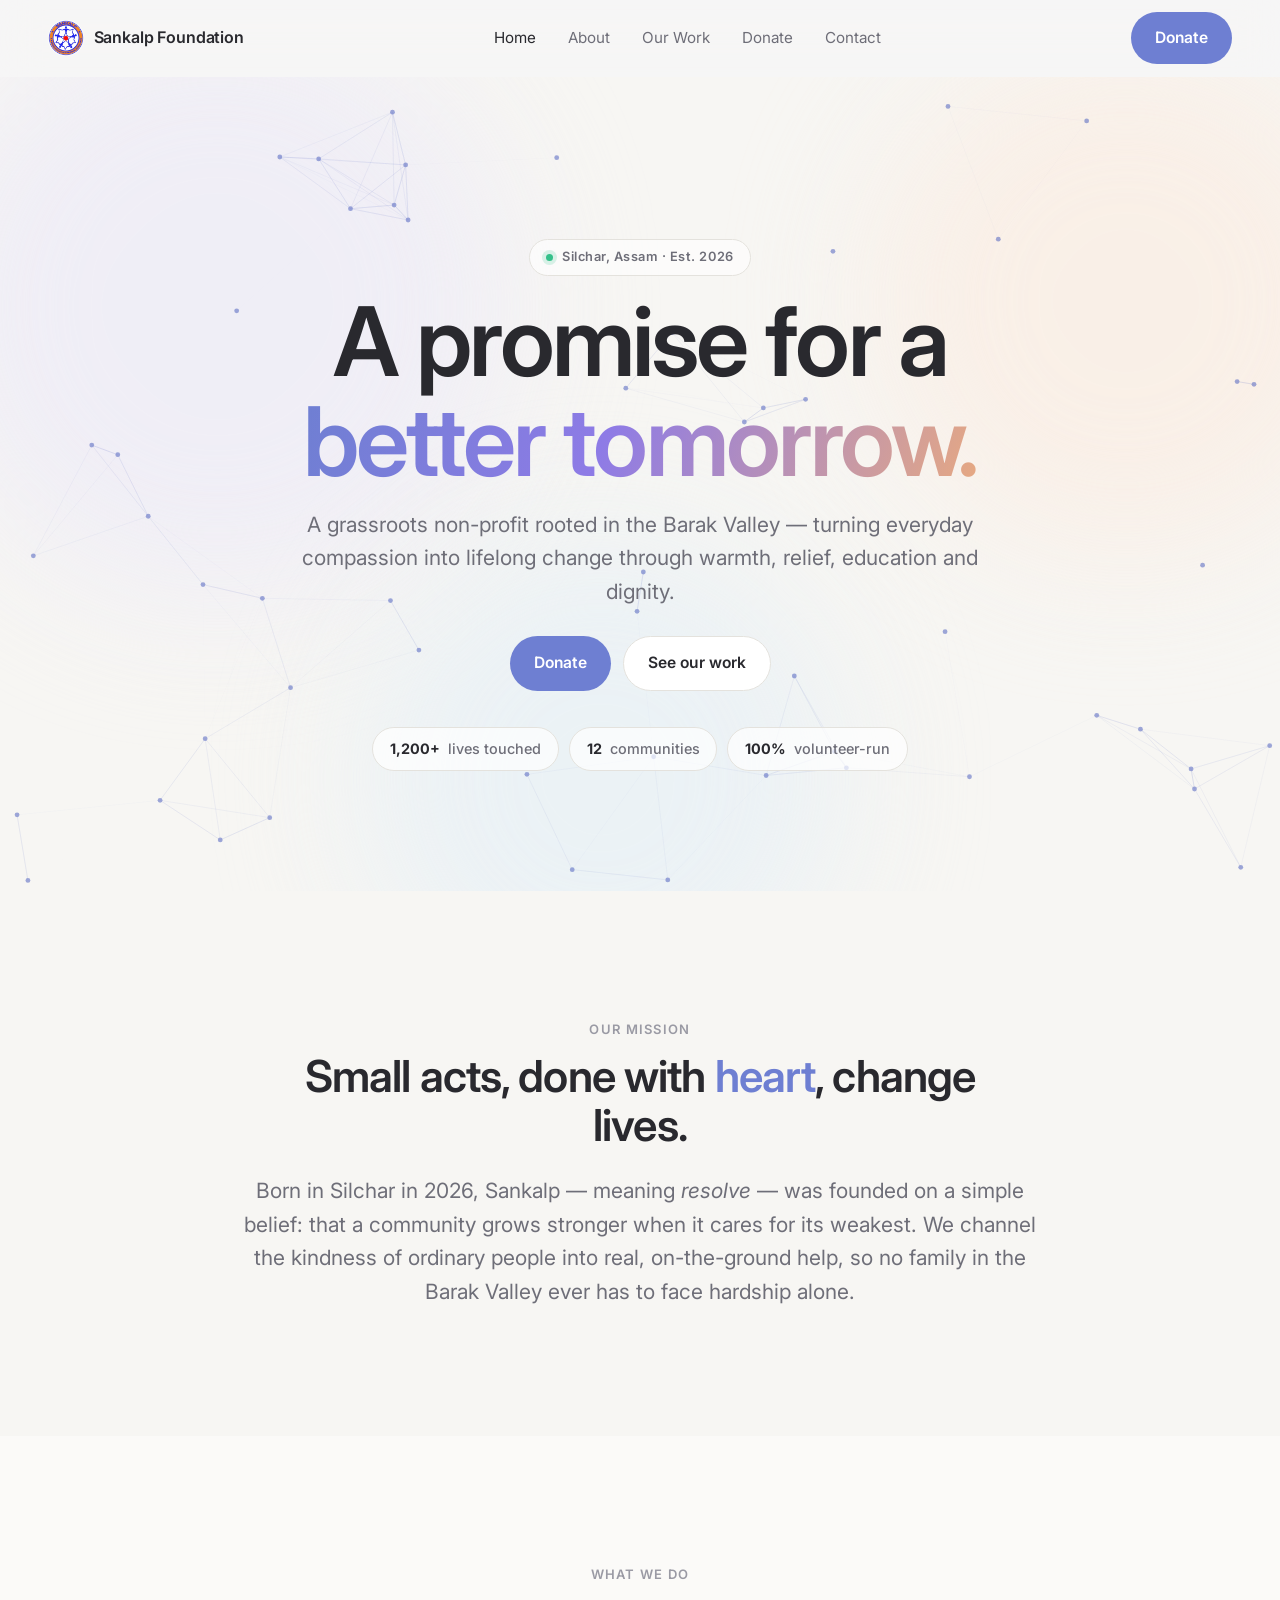
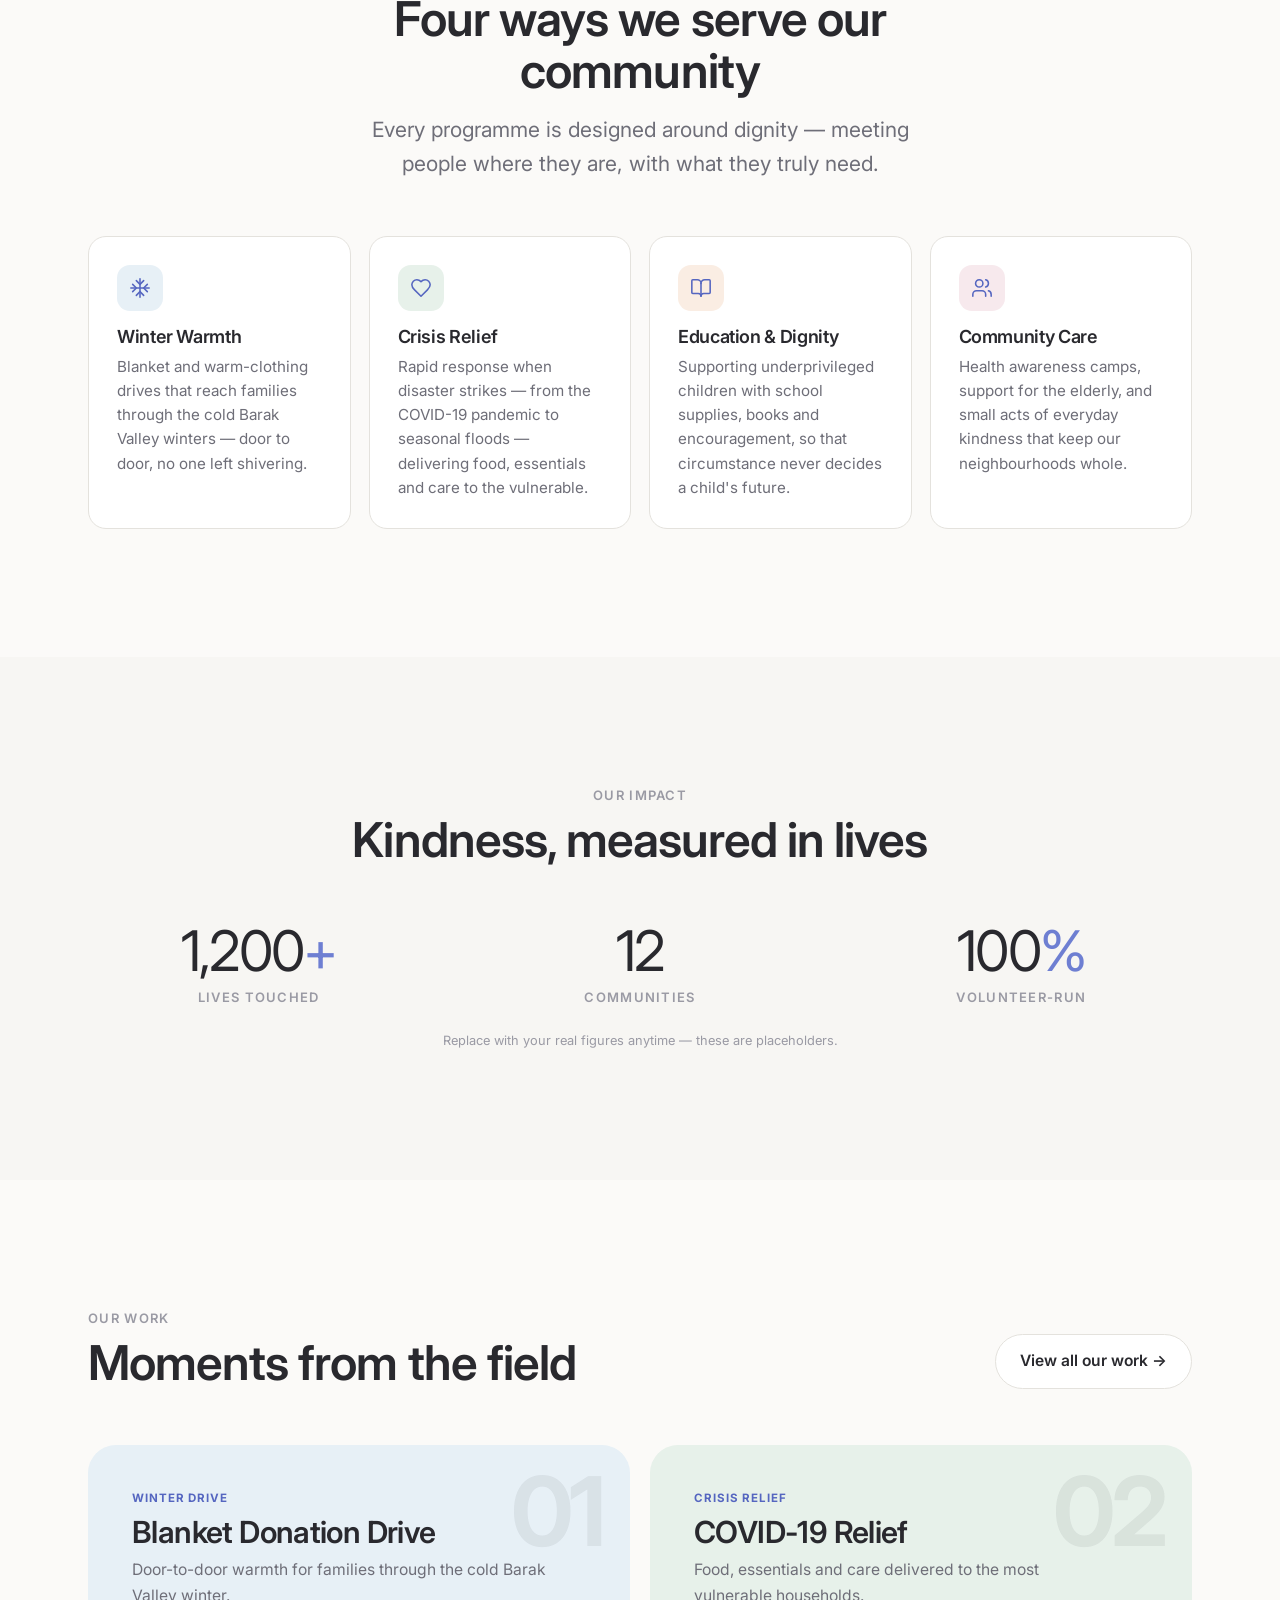
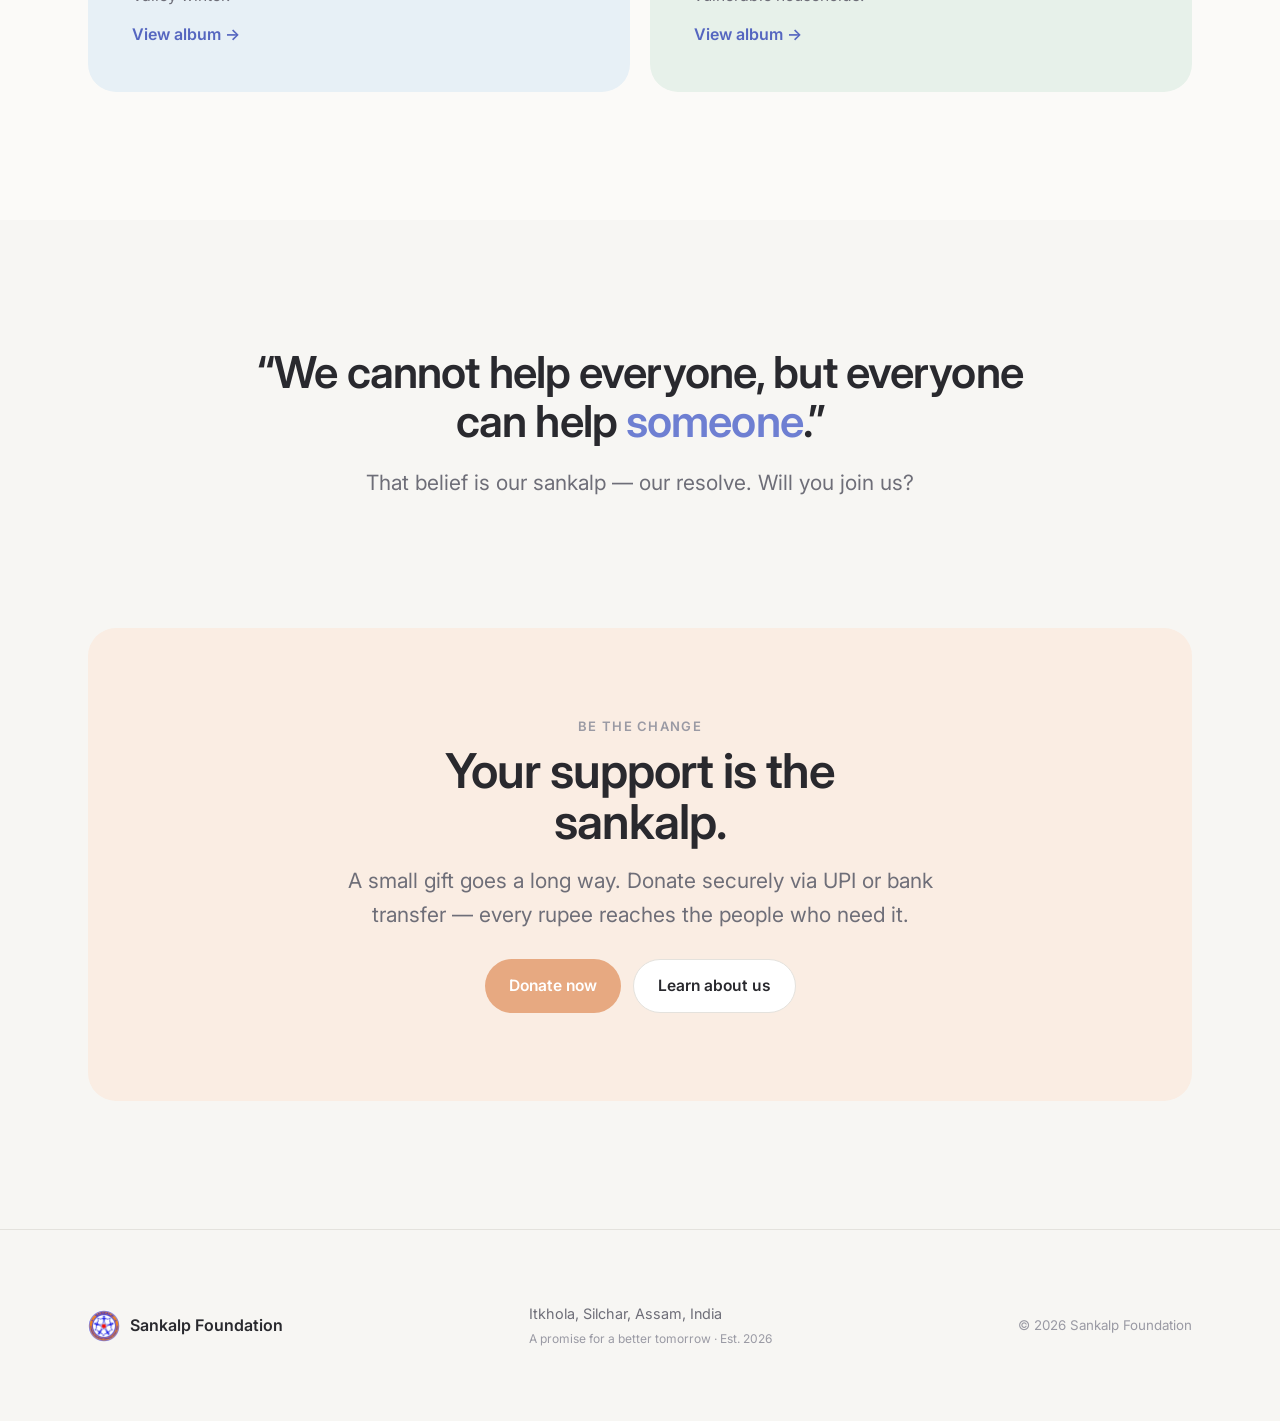
<file: index.html>
<!DOCTYPE html>
<html lang="en">
<head>
  <meta charset="UTF-8" />
  <meta name="viewport" content="width=device-width, initial-scale=1" />
  <title>Sankalp Foundation — A promise for a better tomorrow</title>
  <meta name="description" content="Sankalp Foundation is a grassroots non-profit in Silchar, Assam, turning everyday compassion into lifelong change — warmth, relief, education and dignity for every life we touch." />
  <meta name="theme-color" content="#F7F6F3" />
  <meta property="og:type" content="website" />
  <meta property="og:title" content="Sankalp Foundation — A promise for a better tomorrow" />
  <meta property="og:description" content="A grassroots non-profit in Silchar, Assam — warmth, relief, education and dignity for every life we touch." />
  <meta property="og:url" content="https://sankalpsilchar.in/" />
  <meta property="og:image" content="https://sankalpsilchar.in/asset/logo.jpg" />
  <meta name="twitter:card" content="summary" />
  <link rel="canonical" href="https://sankalpsilchar.in/" />
  <link rel="icon" href="asset/logo.jpg" />
  <link rel="preconnect" href="https://fonts.googleapis.com" />
  <link rel="preconnect" href="https://fonts.gstatic.com" crossorigin />
  <link href="https://fonts.googleapis.com/css2?family=Inter:wght@400;500;600;700&display=swap" rel="stylesheet" />
  <link rel="stylesheet" href="css/styles.css" />
</head>
<body>

  <!-- 1 · NAVBAR -->
  <header class="nav" id="nav">
    <a class="nav-brand" href="index.html">
      <img src="asset/logo.jpg" alt="Sankalp Foundation logo" />
      <span>Sankalp Foundation</span>
    </a>
    <nav class="nav-links" aria-label="Primary">
      <a href="index.html" class="active">Home</a>
      <a href="about.html">About</a>
      <a href="work.html">Our Work</a>
      <a href="donate.html">Donate</a>
      <a href="contact.html">Contact</a>
    </nav>
    <a class="btn btn-primary nav-cta" href="donate.html">Donate</a>
    <button class="nav-toggle" aria-label="Menu" aria-expanded="false"><span></span><span></span><span></span></button>
  </header>
  <nav class="nav-menu" aria-label="Mobile">
    <a href="index.html">Home</a>
    <a href="about.html">About</a>
    <a href="work.html">Our Work</a>
    <a href="donate.html">Donate</a>
    <a href="contact.html">Contact</a>
    <a class="btn btn-primary" href="donate.html">Donate</a>
  </nav>

  <main id="top">

    <!-- 2 · HERO (modern · image-free · animated gradient mesh) -->
    <section class="hero-x">
      <span class="blob b1"></span><span class="blob b2"></span><span class="blob b3"></span>
      <canvas class="net" id="net" aria-hidden="true"></canvas>
      <div class="wrap center stack">
        <p class="rise"><span class="eyebrow-chip"><span class="live"></span> Silchar, Assam · Est. 2026</span></p>
        <h1 class="display rise d1">A promise for a<br /><span class="grad-text">better tomorrow.</span></h1>
        <p class="lede rise d2" style="max-width:56ch;margin-inline:auto;">
          A grassroots non-profit rooted in the Barak Valley — turning everyday compassion
          into lifelong change through warmth, relief, education and dignity.
        </p>
        <div class="rise d3" style="display:flex;gap:.75rem;justify-content:center;flex-wrap:wrap;margin-top:1.75rem;">
          <a class="btn btn-primary" href="donate.html">Donate</a>
          <a class="btn btn-ghost" href="work.html">See our work</a>
        </div>
        <div class="pill-row rise d4" style="margin-top:2.25rem;">
          <span class="stat-pill"><b>1,200+</b> lives touched</span>
          <span class="stat-pill"><b>12</b> communities</span>
          <span class="stat-pill"><b>100%</b> volunteer-run</span>
        </div>
      </div>
    </section>

    <!-- 3 · MISSION -->
    <section class="section" id="mission">
      <div class="wrap center">
        <p class="eyebrow reveal">Our Mission</p>
        <p class="quote reveal" data-delay="60" style="margin-top:.75rem;">
          Small acts, done with <span class="accent">heart</span>, change lives.
        </p>
        <p class="lede reveal" data-delay="120" style="max-width:62ch;margin:1.5rem auto 0;">
          Born in Silchar in 2026, Sankalp — meaning <em>resolve</em> — was founded on a
          simple belief: that a community grows stronger when it cares for its weakest.
          We channel the kindness of ordinary people into real, on-the-ground help, so no
          family in the Barak Valley ever has to face hardship alone.
        </p>
      </div>
    </section>

    <!-- 4 · WHAT WE DO -->
    <section class="section" style="background:var(--surface-2);" id="what">
      <div class="wrap">
        <div class="section-head center">
          <p class="eyebrow reveal">What We Do</p>
          <h2 class="h2 reveal" data-delay="60">Four ways we serve our community</h2>
          <p class="lede reveal" data-delay="120" style="margin-inline:auto;">
            Every programme is designed around dignity — meeting people where they are,
            with what they truly need.
          </p>
        </div>
        <div class="feature-grid">
          <article class="feature-card reveal">
            <div class="feature-ico" style="--tint:var(--tint-sky);">
              <svg class="ic" viewBox="0 0 24 24"><line x1="2" x2="22" y1="12" y2="12"/><line x1="12" x2="12" y1="2" y2="22"/><path d="m20 16-4-4 4-4"/><path d="m4 8 4 4-4 4"/><path d="m16 4-4 4-4-4"/><path d="m8 20 4-4 4 4"/></svg>
            </div>
            <h3>Winter Warmth</h3>
            <p>Blanket and warm-clothing drives that reach families through the cold Barak Valley winters — door to door, no one left shivering.</p>
          </article>
          <article class="feature-card reveal" data-delay="70">
            <div class="feature-ico" style="--tint:var(--tint-mint);">
              <svg class="ic" viewBox="0 0 24 24"><path d="M19 14c1.49-1.46 3-3.21 3-5.5A5.5 5.5 0 0 0 16.5 3c-1.76 0-3 .5-4.5 2-1.5-1.5-2.74-2-4.5-2A5.5 5.5 0 0 0 2 8.5c0 2.3 1.5 4.05 3 5.5l7 7Z"/></svg>
            </div>
            <h3>Crisis Relief</h3>
            <p>Rapid response when disaster strikes — from the COVID-19 pandemic to seasonal floods — delivering food, essentials and care to the vulnerable.</p>
          </article>
          <article class="feature-card reveal" data-delay="140">
            <div class="feature-ico" style="--tint:var(--tint-peach);">
              <svg class="ic" viewBox="0 0 24 24"><path d="M12 7v14"/><path d="M3 18a1 1 0 0 1-1-1V4a1 1 0 0 1 1-1h5a4 4 0 0 1 4 4 4 4 0 0 1 4-4h5a1 1 0 0 1 1 1v13a1 1 0 0 1-1 1h-6a3 3 0 0 0-3 3 3 3 0 0 0-3-3z"/></svg>
            </div>
            <h3>Education &amp; Dignity</h3>
            <p>Supporting underprivileged children with school supplies, books and encouragement, so that circumstance never decides a child's future.</p>
          </article>
          <article class="feature-card reveal" data-delay="210">
            <div class="feature-ico" style="--tint:var(--tint-blush);">
              <svg class="ic" viewBox="0 0 24 24"><path d="M16 21v-2a4 4 0 0 0-4-4H6a4 4 0 0 0-4 4v2"/><circle cx="9" cy="7" r="4"/><path d="M22 21v-2a4 4 0 0 0-3-3.87"/><path d="M16 3.13a4 4 0 0 1 0 7.75"/></svg>
            </div>
            <h3>Community Care</h3>
            <p>Health awareness camps, support for the elderly, and small acts of everyday kindness that keep our neighbourhoods whole.</p>
          </article>
        </div>
      </div>
    </section>

    <!-- 5 · IMPACT -->
    <section class="section">
      <div class="wrap">
        <div class="section-head center">
          <p class="eyebrow reveal">Our Impact</p>
          <h2 class="h2 reveal" data-delay="60">Kindness, measured in lives</h2>
        </div>
        <div style="display:grid;grid-template-columns:repeat(3,1fr);gap:clamp(16px,4vw,40px);text-align:center;">
          <div class="reveal">
            <div class="display" style="font-size:clamp(2.2rem,7vw,3.5rem);">1,200<span style="color:var(--blue);">+</span></div>
            <p class="eyebrow" style="margin-top:.4rem;">Lives touched</p>
          </div>
          <div class="reveal" data-delay="80">
            <div class="display" style="font-size:clamp(2.2rem,7vw,3.5rem);">12</div>
            <p class="eyebrow" style="margin-top:.4rem;">Communities</p>
          </div>
          <div class="reveal" data-delay="160">
            <div class="display" style="font-size:clamp(2.2rem,7vw,3.5rem);">100<span style="color:var(--blue);">%</span></div>
            <p class="eyebrow" style="margin-top:.4rem;">Volunteer-run</p>
          </div>
        </div>
        <p class="center" style="color:var(--grey-2);font-size:.8rem;margin-top:1.5rem;">Replace with your real figures anytime — these are placeholders.</p>
      </div>
    </section>

    <!-- 6 · WORK TEASER (links to work.html) -->
    <section class="section" style="background:var(--surface-2);" id="work-teaser">
      <div class="wrap">
        <div class="section-head" style="display:flex;flex-wrap:wrap;gap:1rem;align-items:end;justify-content:space-between;max-width:none;">
          <div>
            <p class="eyebrow reveal">Our Work</p>
            <h2 class="h2 reveal" data-delay="60">Moments from the field</h2>
          </div>
          <a class="btn btn-ghost reveal" data-delay="120" href="work.html">View all our work →</a>
        </div>
        <div class="work-cards">
          <a class="work-card reveal" href="work.html" style="--album-tint:var(--tint-sky);">
            <span class="ghost-num">01</span>
            <span class="tag">Winter Drive</span>
            <h3>Blanket Donation Drive</h3>
            <p>Door-to-door warmth for families through the cold Barak Valley winter.</p>
            <span class="go">View album →</span>
          </a>
          <a class="work-card reveal" data-delay="80" href="work.html" style="--album-tint:var(--tint-mint);">
            <span class="ghost-num">02</span>
            <span class="tag">Crisis Relief</span>
            <h3>COVID-19 Relief</h3>
            <p>Food, essentials and care delivered to the most vulnerable households.</p>
            <span class="go">View album →</span>
          </a>
        </div>
      </div>
    </section>

    <!-- 7 · BELIEF QUOTE -->
    <section class="section">
      <div class="wrap center">
        <p class="quote reveal" style="max-width:30ch;">
          “We cannot help everyone, but everyone can help <span class="accent">someone</span>.”
        </p>
        <p class="lede reveal" data-delay="80" style="max-width:48ch;margin:1.25rem auto 0;">
          That belief is our sankalp — our resolve. Will you join us?
        </p>
      </div>
    </section>

    <!-- 8 · DONATE CTA -->
    <section class="section" style="padding-top:0;">
      <div class="wrap reveal">
        <div class="center" style="background:var(--tint-peach);border-radius:var(--r-lg);padding:clamp(40px,8vw,88px) clamp(24px,5vw,48px);">
          <p class="eyebrow">Be the change</p>
          <h2 class="h2" style="max-width:18ch;margin:.5rem auto 0;">Your support is the sankalp.</h2>
          <p class="lede" style="max-width:50ch;margin:1rem auto 1.75rem;">
            A small gift goes a long way. Donate securely via UPI or bank transfer — every rupee
            reaches the people who need it.
          </p>
          <div style="display:flex;gap:.75rem;justify-content:center;flex-wrap:wrap;">
            <a class="btn btn-warm" href="donate.html">Donate now</a>
            <a class="btn btn-ghost" href="about.html">Learn about us</a>
          </div>
        </div>
      </div>
    </section>

  </main>

  <!-- 9 · FOOTER -->
  <footer class="footer">
    <div class="wrap">
      <div class="footer-brand">
        <img src="asset/logo.jpg" alt="" />
        <span>Sankalp Foundation</span>
      </div>
      <div class="stack" style="font-size:.9rem;">
        <div>Itkhola, Silchar, Assam, India</div>
        <small>A promise for a better tomorrow · Est. 2026</small>
      </div>
      <small>© 2026 Sankalp Foundation</small>
    </div>
  </footer>

  <script type="application/ld+json">
  {
    "@context": "https://schema.org",
    "@type": "NGO",
    "name": "Sankalp Foundation",
    "slogan": "A promise for a better tomorrow",
    "foundingDate": "2026",
    "address": {
      "@type": "PostalAddress",
      "addressLocality": "Itkhola, Silchar",
      "addressRegion": "Assam",
      "addressCountry": "IN"
    },
    "areaServed": "Barak Valley, Assam"
  }
  </script>
  <script src="js/main.js"></script>
</body>
</html>
</file>
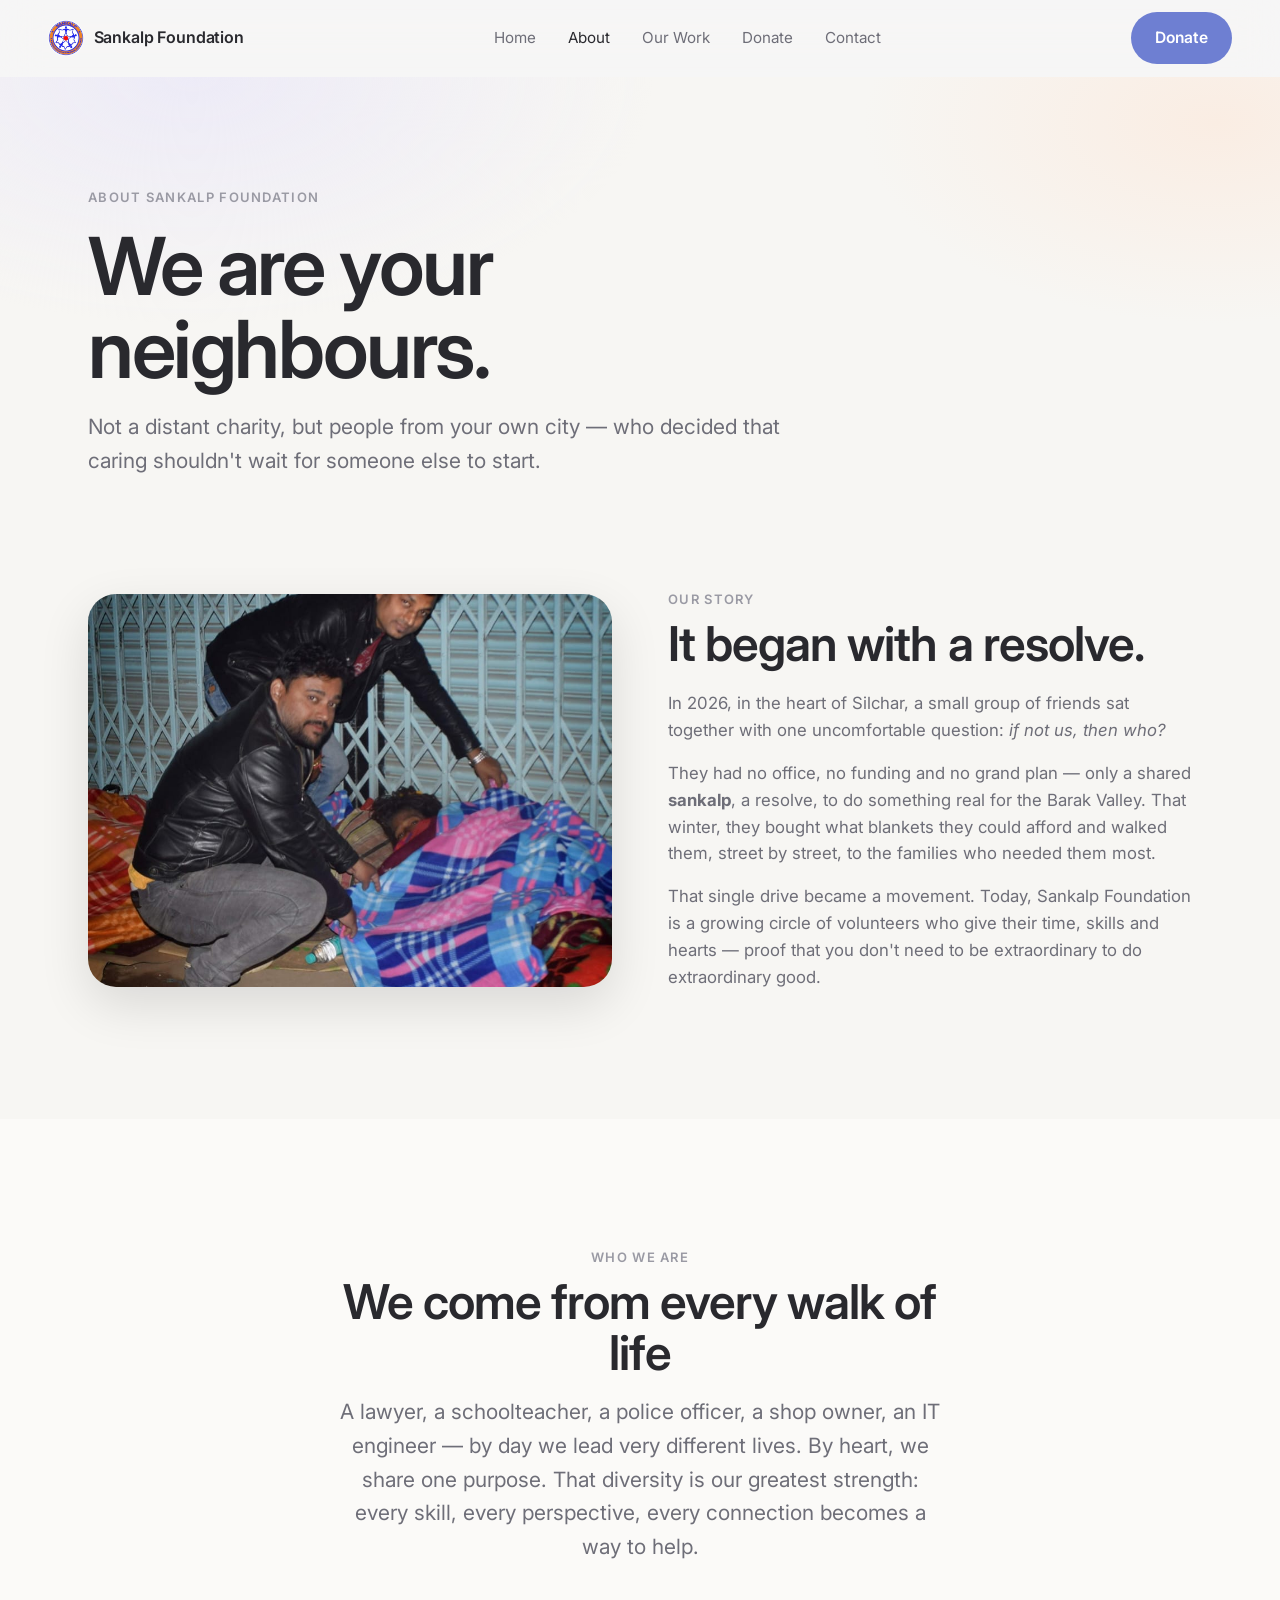
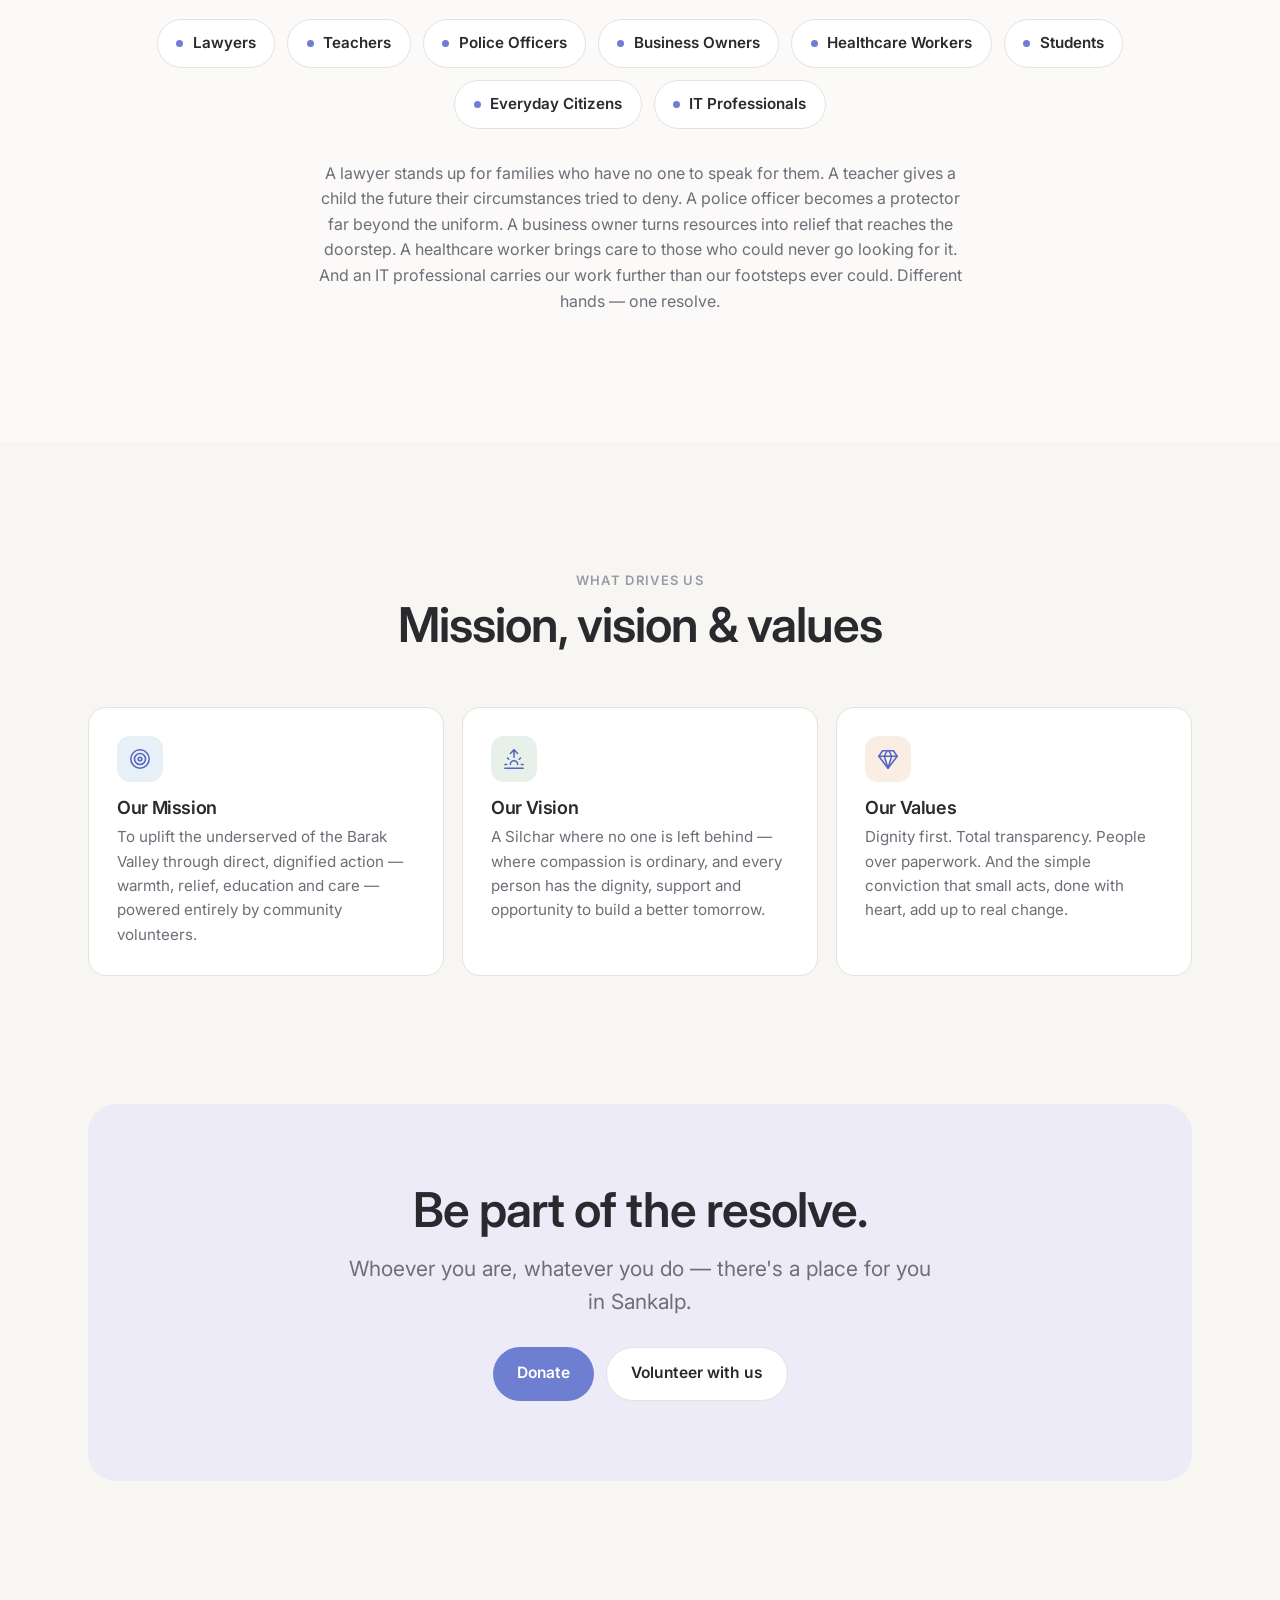
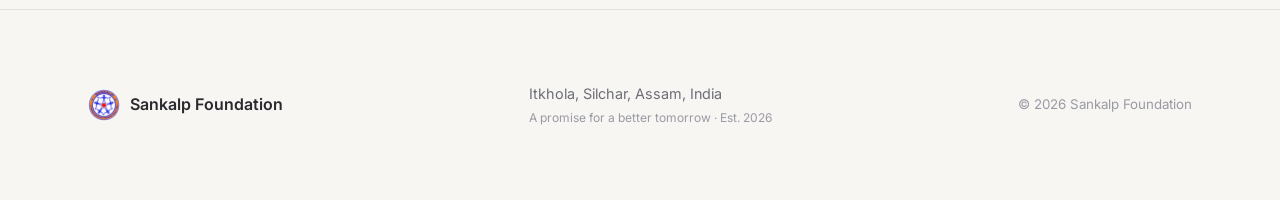
<file: about.html>
<!DOCTYPE html>
<html lang="en">
<head>
  <meta charset="UTF-8" />
  <meta name="viewport" content="width=device-width, initial-scale=1" />
  <title>About Us — Sankalp Foundation</title>
  <meta name="description" content="Sankalp Foundation is run by volunteers from every walk of life — lawyers, teachers, police officers, business owners and IT professionals — united by one resolve in Silchar, Assam." />
  <meta name="theme-color" content="#F7F6F3" />
  <meta property="og:type" content="website" />
  <meta property="og:title" content="About Us — Sankalp Foundation" />
  <meta property="og:description" content="We are your neighbours — volunteers from every walk of life, united by one resolve in Silchar, Assam." />
  <meta property="og:url" content="https://sankalpsilchar.in/about.html" />
  <meta property="og:image" content="https://sankalpsilchar.in/asset/logo.jpg" />
  <meta name="twitter:card" content="summary" />
  <link rel="canonical" href="https://sankalpsilchar.in/about.html" />
  <link rel="icon" href="asset/logo.jpg" />
  <link rel="preconnect" href="https://fonts.googleapis.com" />
  <link rel="preconnect" href="https://fonts.gstatic.com" crossorigin />
  <link href="https://fonts.googleapis.com/css2?family=Inter:wght@400;500;600;700&display=swap" rel="stylesheet" />
  <link rel="stylesheet" href="css/styles.css" />
</head>
<body>

  <!-- NAVBAR -->
  <header class="nav" id="nav">
    <a class="nav-brand" href="index.html">
      <img src="asset/logo.jpg" alt="Sankalp Foundation logo" />
      <span>Sankalp Foundation</span>
    </a>
    <nav class="nav-links" aria-label="Primary">
      <a href="index.html">Home</a>
      <a href="about.html" class="active">About</a>
      <a href="work.html">Our Work</a>
      <a href="donate.html">Donate</a>
      <a href="contact.html">Contact</a>
    </nav>
    <a class="btn btn-primary nav-cta" href="donate.html">Donate</a>
    <button class="nav-toggle" aria-label="Menu" aria-expanded="false"><span></span><span></span><span></span></button>
  </header>
  <nav class="nav-menu" aria-label="Mobile">
    <a href="index.html">Home</a>
    <a href="about.html">About</a>
    <a href="work.html">Our Work</a>
    <a href="donate.html">Donate</a>
    <a href="contact.html">Contact</a>
    <a class="btn btn-primary" href="donate.html">Donate</a>
  </nav>

  <main id="top">

    <!-- HERO -->
    <section class="page-hero">
      <div class="wrap stack">
        <p class="eyebrow rise">About Sankalp Foundation</p>
        <h1 class="display rise d1">We are your<br />neighbours.</h1>
        <p class="lede rise d2" style="max-width:58ch;">
          Not a distant charity, but people from your own city — who decided that caring
          shouldn't wait for someone else to start.
        </p>
      </div>
    </section>

    <!-- OUR STORY -->
    <section class="section" style="padding-top:clamp(24px,5vw,56px);">
      <div class="wrap split">
        <div class="split-media reveal">
          <img src="asset/charity_blanket_donation/c82fc559-4a91-4efe-b9ee-89265a5a9967.jfif" alt="Sankalp volunteers preparing a blanket distribution" />
        </div>
        <div class="reveal" data-delay="80">
          <p class="eyebrow">Our Story</p>
          <h2 class="h2" style="margin-top:.5rem;">It began with a resolve.</h2>
          <div class="stack" style="margin-top:1.25rem;color:var(--grey);font-size:1.05rem;">
            <p>In 2026, in the heart of Silchar, a small group of friends sat together with one
              uncomfortable question: <em>if not us, then who?</em></p>
            <p>They had no office, no funding and no grand plan — only a shared <strong>sankalp</strong>,
              a resolve, to do something real for the Barak Valley. That winter, they bought what
              blankets they could afford and walked them, street by street, to the families who
              needed them most.</p>
            <p>That single drive became a movement. Today, Sankalp Foundation is a growing circle of
              volunteers who give their time, skills and hearts — proof that you don't need to be
              extraordinary to do extraordinary good.</p>
          </div>
        </div>
      </div>
    </section>

    <!-- WALKS OF LIFE -->
    <section class="section" style="background:var(--surface-2);">
      <div class="wrap">
        <div class="section-head center">
          <p class="eyebrow reveal">Who We Are</p>
          <h2 class="h2 reveal" data-delay="60">We come from every walk of life</h2>
          <p class="lede reveal" data-delay="120" style="margin-inline:auto;">
            A lawyer, a schoolteacher, a police officer, a shop owner, an IT engineer — by day we
            lead very different lives. By heart, we share one purpose. That diversity is our greatest
            strength: every skill, every perspective, every connection becomes a way to help.
          </p>
        </div>
        <div class="walks reveal" data-delay="160">
          <span class="walk"><span class="wd"></span>Lawyers</span>
          <span class="walk"><span class="wd"></span>Teachers</span>
          <span class="walk"><span class="wd"></span>Police Officers</span>
          <span class="walk"><span class="wd"></span>Business Owners</span>
          <span class="walk"><span class="wd"></span>Healthcare Workers</span>
          <span class="walk"><span class="wd"></span>Students</span>
          <span class="walk"><span class="wd"></span>Everyday Citizens</span>
          <span class="walk"><span class="wd"></span>IT Professionals</span>
        </div>
        <p class="center reveal" data-delay="200" style="max-width:66ch;margin:2rem auto 0;color:var(--grey);">
          A lawyer stands up for families who have no one to speak for them. A teacher gives a
          child the future their circumstances tried to deny. A police officer becomes a protector
          far beyond the uniform. A business owner turns resources into relief that reaches the
          doorstep. A healthcare worker brings care to those who could never go looking for it.
          And an IT professional carries our work further than our footsteps ever could.
          Different hands — one resolve.
        </p>
      </div>
    </section>

    <!-- MISSION · VISION · VALUES -->
    <section class="section">
      <div class="wrap">
        <div class="section-head center">
          <p class="eyebrow reveal">What Drives Us</p>
          <h2 class="h2 reveal" data-delay="60">Mission, vision &amp; values</h2>
        </div>
        <div class="feature-grid" style="grid-template-columns:repeat(auto-fit,minmax(240px,1fr));">
          <article class="feature-card reveal">
            <div class="feature-ico" style="--tint:var(--tint-sky);">
              <svg class="ic" viewBox="0 0 24 24"><circle cx="12" cy="12" r="10"/><circle cx="12" cy="12" r="6"/><circle cx="12" cy="12" r="2"/></svg>
            </div>
            <h3>Our Mission</h3>
            <p>To uplift the underserved of the Barak Valley through direct, dignified action — warmth, relief, education and care — powered entirely by community volunteers.</p>
          </article>
          <article class="feature-card reveal" data-delay="70">
            <div class="feature-ico" style="--tint:var(--tint-mint);">
              <svg class="ic" viewBox="0 0 24 24"><path d="M12 2v8"/><path d="m4.9 10.9 1.4 1.4"/><path d="M2 18h2"/><path d="M20 18h2"/><path d="m19.1 10.9-1.4 1.4"/><path d="M22 22H2"/><path d="m8 6 4-4 4 4"/><path d="M16 18a4 4 0 0 0-8 0"/></svg>
            </div>
            <h3>Our Vision</h3>
            <p>A Silchar where no one is left behind — where compassion is ordinary, and every person has the dignity, support and opportunity to build a better tomorrow.</p>
          </article>
          <article class="feature-card reveal" data-delay="140">
            <div class="feature-ico" style="--tint:var(--tint-peach);">
              <svg class="ic" viewBox="0 0 24 24"><path d="M6 3h12l4 6-10 13L2 9Z"/><path d="M11 3 8 9l4 13 4-13-3-6"/><path d="M2 9h20"/></svg>
            </div>
            <h3>Our Values</h3>
            <p>Dignity first. Total transparency. People over paperwork. And the simple conviction that small acts, done with heart, add up to real change.</p>
          </article>
        </div>
      </div>
    </section>

    <!-- CTA -->
    <section class="section" style="padding-top:0;">
      <div class="wrap reveal">
        <div class="center" style="background:var(--tint-lav);border-radius:var(--r-lg);padding:clamp(40px,8vw,80px) clamp(24px,5vw,48px);">
          <h2 class="h2" style="max-width:20ch;margin-inline:auto;">Be part of the resolve.</h2>
          <p class="lede" style="max-width:46ch;margin:1rem auto 1.75rem;">Whoever you are, whatever you do — there's a place for you in Sankalp.</p>
          <div style="display:flex;gap:.75rem;justify-content:center;flex-wrap:wrap;">
            <a class="btn btn-primary" href="donate.html">Donate</a>
            <a class="btn btn-ghost" href="contact.html">Volunteer with us</a>
          </div>
        </div>
      </div>
    </section>

  </main>

  <footer class="footer">
    <div class="wrap">
      <div class="footer-brand"><img src="asset/logo.jpg" alt="" /><span>Sankalp Foundation</span></div>
      <div class="stack" style="font-size:.9rem;">
        <div>Itkhola, Silchar, Assam, India</div>
        <small>A promise for a better tomorrow · Est. 2026</small>
      </div>
      <small>© 2026 Sankalp Foundation</small>
    </div>
  </footer>

  <script src="js/main.js"></script>
</body>
</html>
</file>
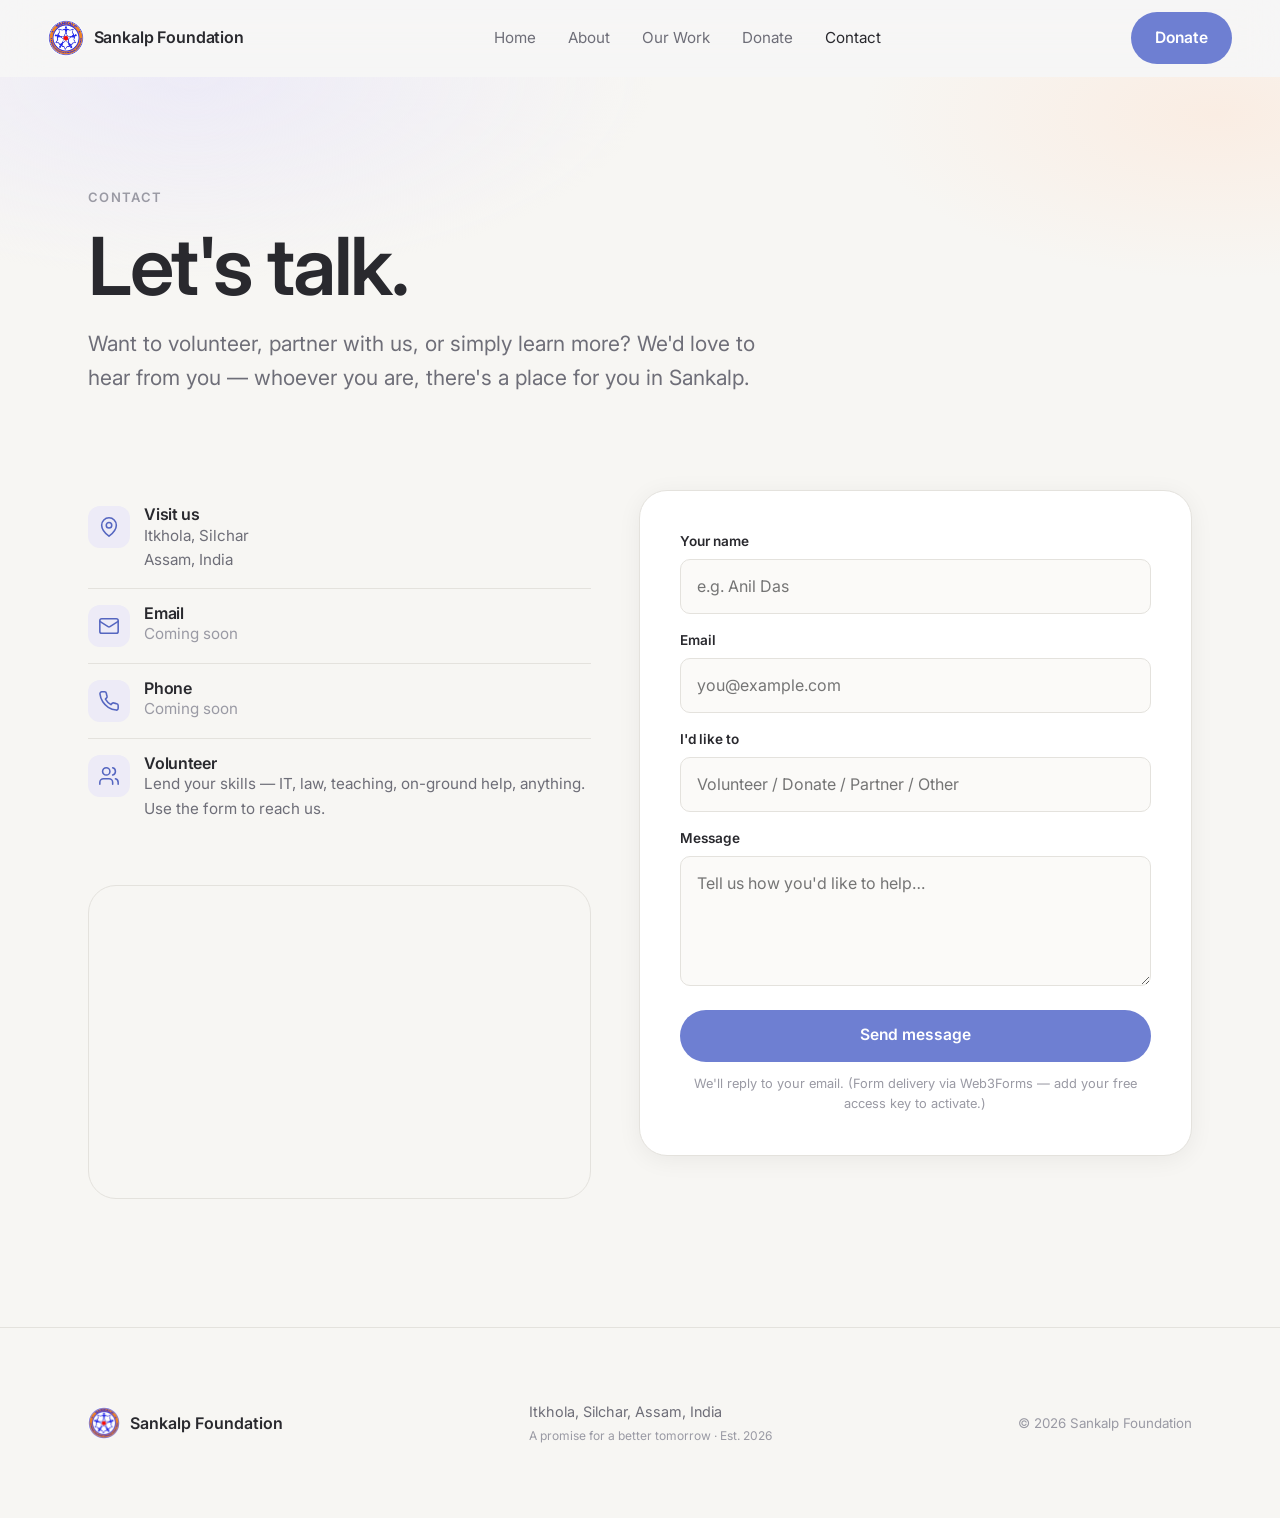
<file: contact.html>
<!DOCTYPE html>
<html lang="en">
<head>
  <meta charset="UTF-8" />
  <meta name="viewport" content="width=device-width, initial-scale=1" />
  <title>Contact — Sankalp Foundation</title>
  <meta name="description" content="Get in touch with Sankalp Foundation in Itkhola, Silchar, Assam — volunteer, partner, or say hello." />
  <meta name="theme-color" content="#F7F6F3" />
  <meta property="og:type" content="website" />
  <meta property="og:title" content="Contact — Sankalp Foundation" />
  <meta property="og:description" content="Volunteer, partner, or simply say hello. Find us in Itkhola, Silchar, Assam." />
  <meta property="og:url" content="https://sankalpsilchar.in/contact.html" />
  <meta property="og:image" content="https://sankalpsilchar.in/asset/logo.jpg" />
  <meta name="twitter:card" content="summary" />
  <link rel="canonical" href="https://sankalpsilchar.in/contact.html" />
  <link rel="icon" href="asset/logo.jpg" />
  <link rel="preconnect" href="https://fonts.googleapis.com" />
  <link rel="preconnect" href="https://fonts.gstatic.com" crossorigin />
  <link href="https://fonts.googleapis.com/css2?family=Inter:wght@400;500;600;700&display=swap" rel="stylesheet" />
  <link rel="stylesheet" href="css/styles.css" />
</head>
<body>

  <!-- NAVBAR -->
  <header class="nav" id="nav">
    <a class="nav-brand" href="index.html">
      <img src="asset/logo.jpg" alt="Sankalp Foundation logo" />
      <span>Sankalp Foundation</span>
    </a>
    <nav class="nav-links" aria-label="Primary">
      <a href="index.html">Home</a>
      <a href="about.html">About</a>
      <a href="work.html">Our Work</a>
      <a href="donate.html">Donate</a>
      <a href="contact.html" class="active">Contact</a>
    </nav>
    <a class="btn btn-primary nav-cta" href="donate.html">Donate</a>
    <button class="nav-toggle" aria-label="Menu" aria-expanded="false"><span></span><span></span><span></span></button>
  </header>
  <nav class="nav-menu" aria-label="Mobile">
    <a href="index.html">Home</a>
    <a href="about.html">About</a>
    <a href="work.html">Our Work</a>
    <a href="donate.html">Donate</a>
    <a href="contact.html">Contact</a>
    <a class="btn btn-primary" href="donate.html">Donate</a>
  </nav>

  <main id="top">

    <!-- HERO -->
    <section class="page-hero">
      <div class="wrap stack">
        <p class="eyebrow rise">Contact</p>
        <h1 class="display rise d1">Let's talk.</h1>
        <p class="lede rise d2" style="max-width:54ch;">
          Want to volunteer, partner with us, or simply learn more? We'd love to hear from you —
          whoever you are, there's a place for you in Sankalp.
        </p>
      </div>
    </section>

    <!-- CONTACT -->
    <section class="section" style="padding-top:clamp(16px,4vw,40px);">
      <div class="wrap">
        <div class="contact-grid">

          <!-- LEFT: info -->
          <div class="reveal">
            <div class="info-row">
              <span class="ico"><svg class="ic" viewBox="0 0 24 24"><path d="M20 10c0 6-8 12-8 12s-8-6-8-12a8 8 0 0 1 16 0Z"/><circle cx="12" cy="10" r="3"/></svg></span>
              <div><h3>Visit us</h3><p>Itkhola, Silchar<br />Assam, India</p></div>
            </div>
            <div class="info-row">
              <span class="ico"><svg class="ic" viewBox="0 0 24 24"><rect width="20" height="16" x="2" y="4" rx="2"/><path d="m22 7-8.97 5.7a1.94 1.94 0 0 1-2.06 0L2 7"/></svg></span>
              <div><h3>Email</h3><p style="color:var(--grey-2);">Coming soon</p></div>
            </div>
            <div class="info-row">
              <span class="ico"><svg class="ic" viewBox="0 0 24 24"><path d="M22 16.92v3a2 2 0 0 1-2.18 2 19.79 19.79 0 0 1-8.63-3.07 19.5 19.5 0 0 1-6-6 19.79 19.79 0 0 1-3.07-8.67A2 2 0 0 1 4.11 2h3a2 2 0 0 1 2 1.72c.13.96.36 1.9.7 2.81a2 2 0 0 1-.45 2.11L8.09 9.91a16 16 0 0 0 6 6l1.27-1.27a2 2 0 0 1 2.11-.45c.91.34 1.85.57 2.81.7A2 2 0 0 1 22 16.92Z"/></svg></span>
              <div><h3>Phone</h3><p style="color:var(--grey-2);">Coming soon</p></div>
            </div>
            <div class="info-row" style="border-bottom:0;">
              <span class="ico"><svg class="ic" viewBox="0 0 24 24"><path d="M16 21v-2a4 4 0 0 0-4-4H6a4 4 0 0 0-4 4v2"/><circle cx="9" cy="7" r="4"/><path d="M22 21v-2a4 4 0 0 0-3-3.87"/><path d="M16 3.13a4 4 0 0 1 0 7.75"/></svg></span>
              <div><h3>Volunteer</h3><p>Lend your skills — IT, law, teaching, on-ground help, anything. Use the form to reach us.</p></div>
            </div>

            <div class="map">
              <!-- Replace with the exact Google Maps embed for your office -->
              <iframe
                src="https://www.google.com/maps?q=Itkhola,Silchar,Assam&output=embed"
                loading="lazy" referrerpolicy="no-referrer-when-downgrade"
                title="Sankalp Foundation location, Itkhola, Silchar"></iframe>
            </div>
          </div>

          <!-- RIGHT: form (Web3Forms — no backend needed) -->
          <form class="form reveal" data-delay="80" action="https://api.web3forms.com/submit" method="POST">
            <!-- Get a free access key at web3forms.com and paste it below -->
            <input type="hidden" name="access_key" value="YOUR_WEB3FORMS_ACCESS_KEY" />
            <input type="hidden" name="subject" value="New message from Sankalp Foundation website" />
            <input type="checkbox" name="botcheck" style="display:none;" aria-hidden="true" />

            <div class="field">
              <label for="name">Your name</label>
              <input id="name" name="name" type="text" required placeholder="e.g. Anil Das" />
            </div>
            <div class="field">
              <label for="email">Email</label>
              <input id="email" name="email" type="email" required placeholder="you@example.com" />
            </div>
            <div class="field">
              <label for="reason">I'd like to</label>
              <input id="reason" name="reason" type="text" placeholder="Volunteer / Donate / Partner / Other" />
            </div>
            <div class="field">
              <label for="message">Message</label>
              <textarea id="message" name="message" required placeholder="Tell us how you'd like to help…"></textarea>
            </div>
            <button class="btn btn-primary btn-block" type="submit">Send message</button>
            <p style="font-size:.8rem;color:var(--grey-2);text-align:center;margin-top:.75rem;">
              We'll reply to your email. (Form delivery via Web3Forms — add your free access key to activate.)
            </p>
          </form>

        </div>
      </div>
    </section>

  </main>

  <footer class="footer">
    <div class="wrap">
      <div class="footer-brand"><img src="asset/logo.jpg" alt="" /><span>Sankalp Foundation</span></div>
      <div class="stack" style="font-size:.9rem;">
        <div>Itkhola, Silchar, Assam, India</div>
        <small>A promise for a better tomorrow · Est. 2026</small>
      </div>
      <small>© 2026 Sankalp Foundation</small>
    </div>
  </footer>

  <script src="js/main.js"></script>
</body>
</html>
</file>
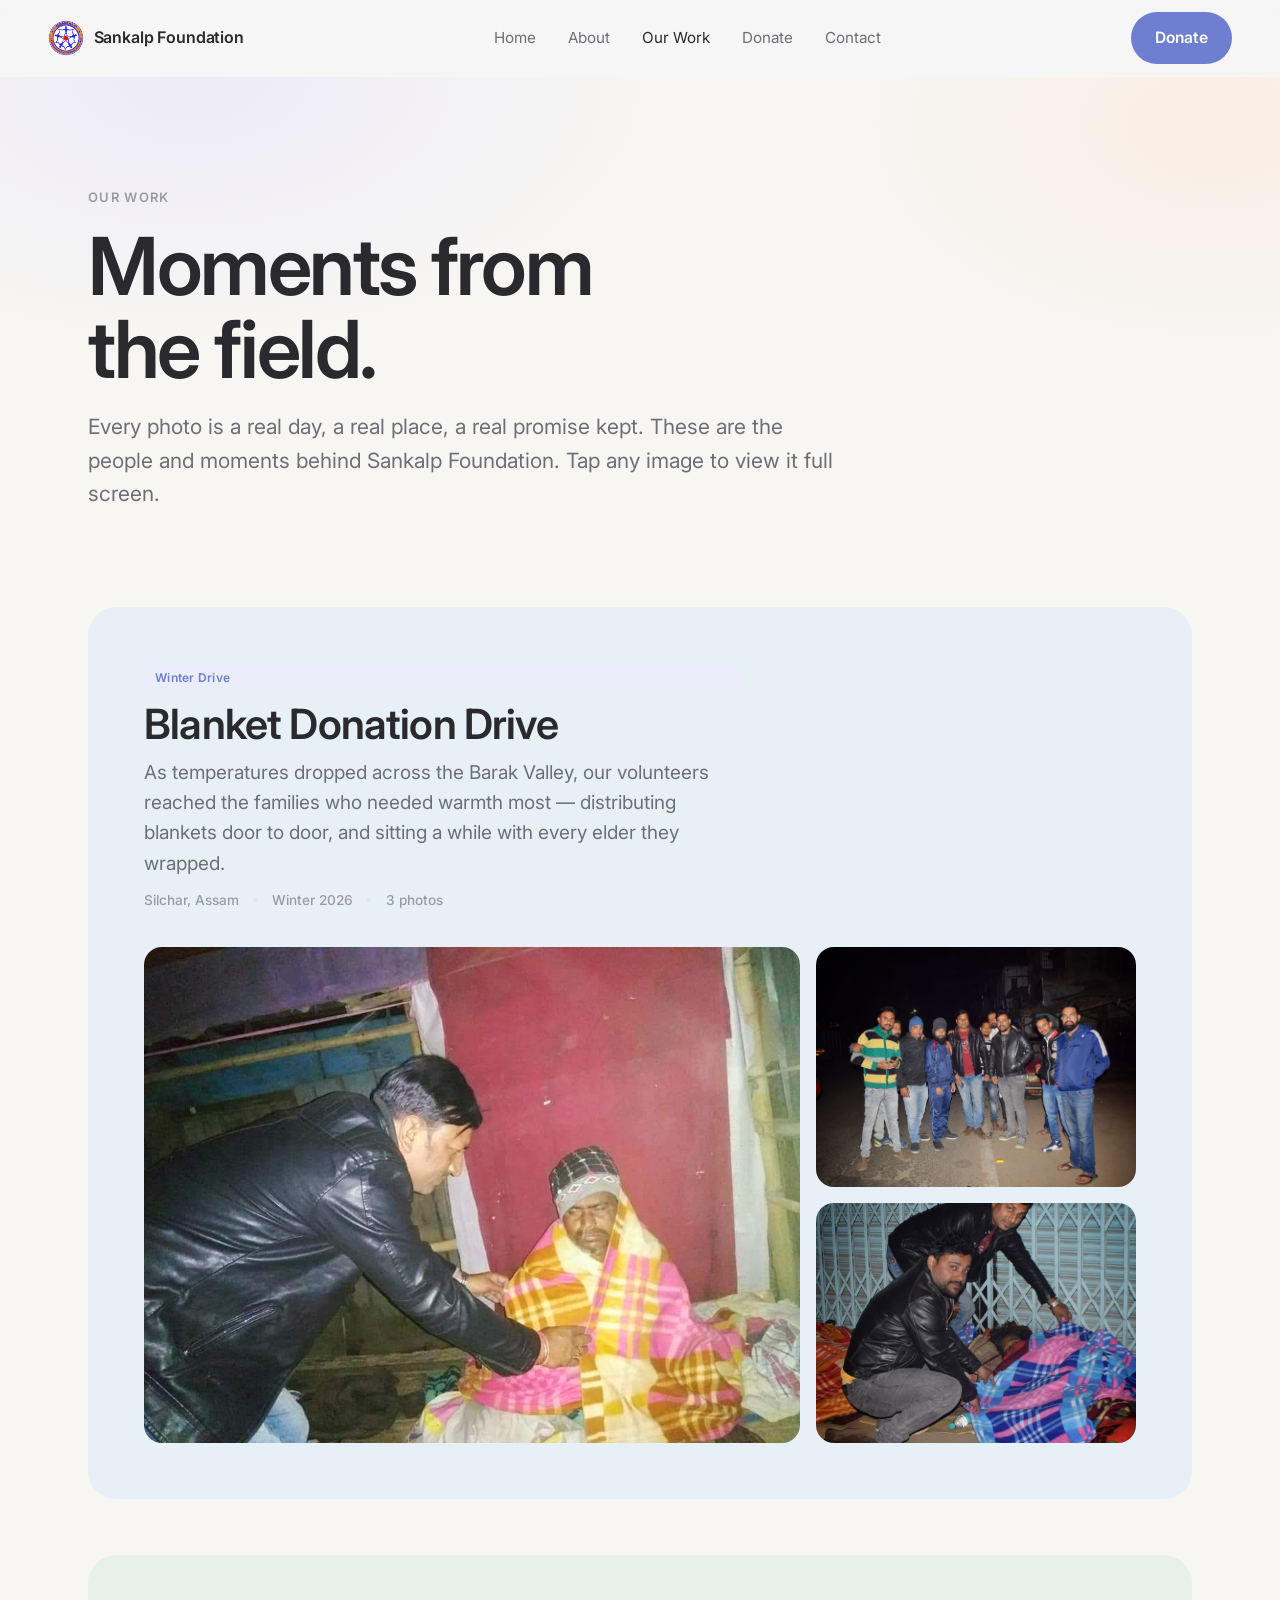
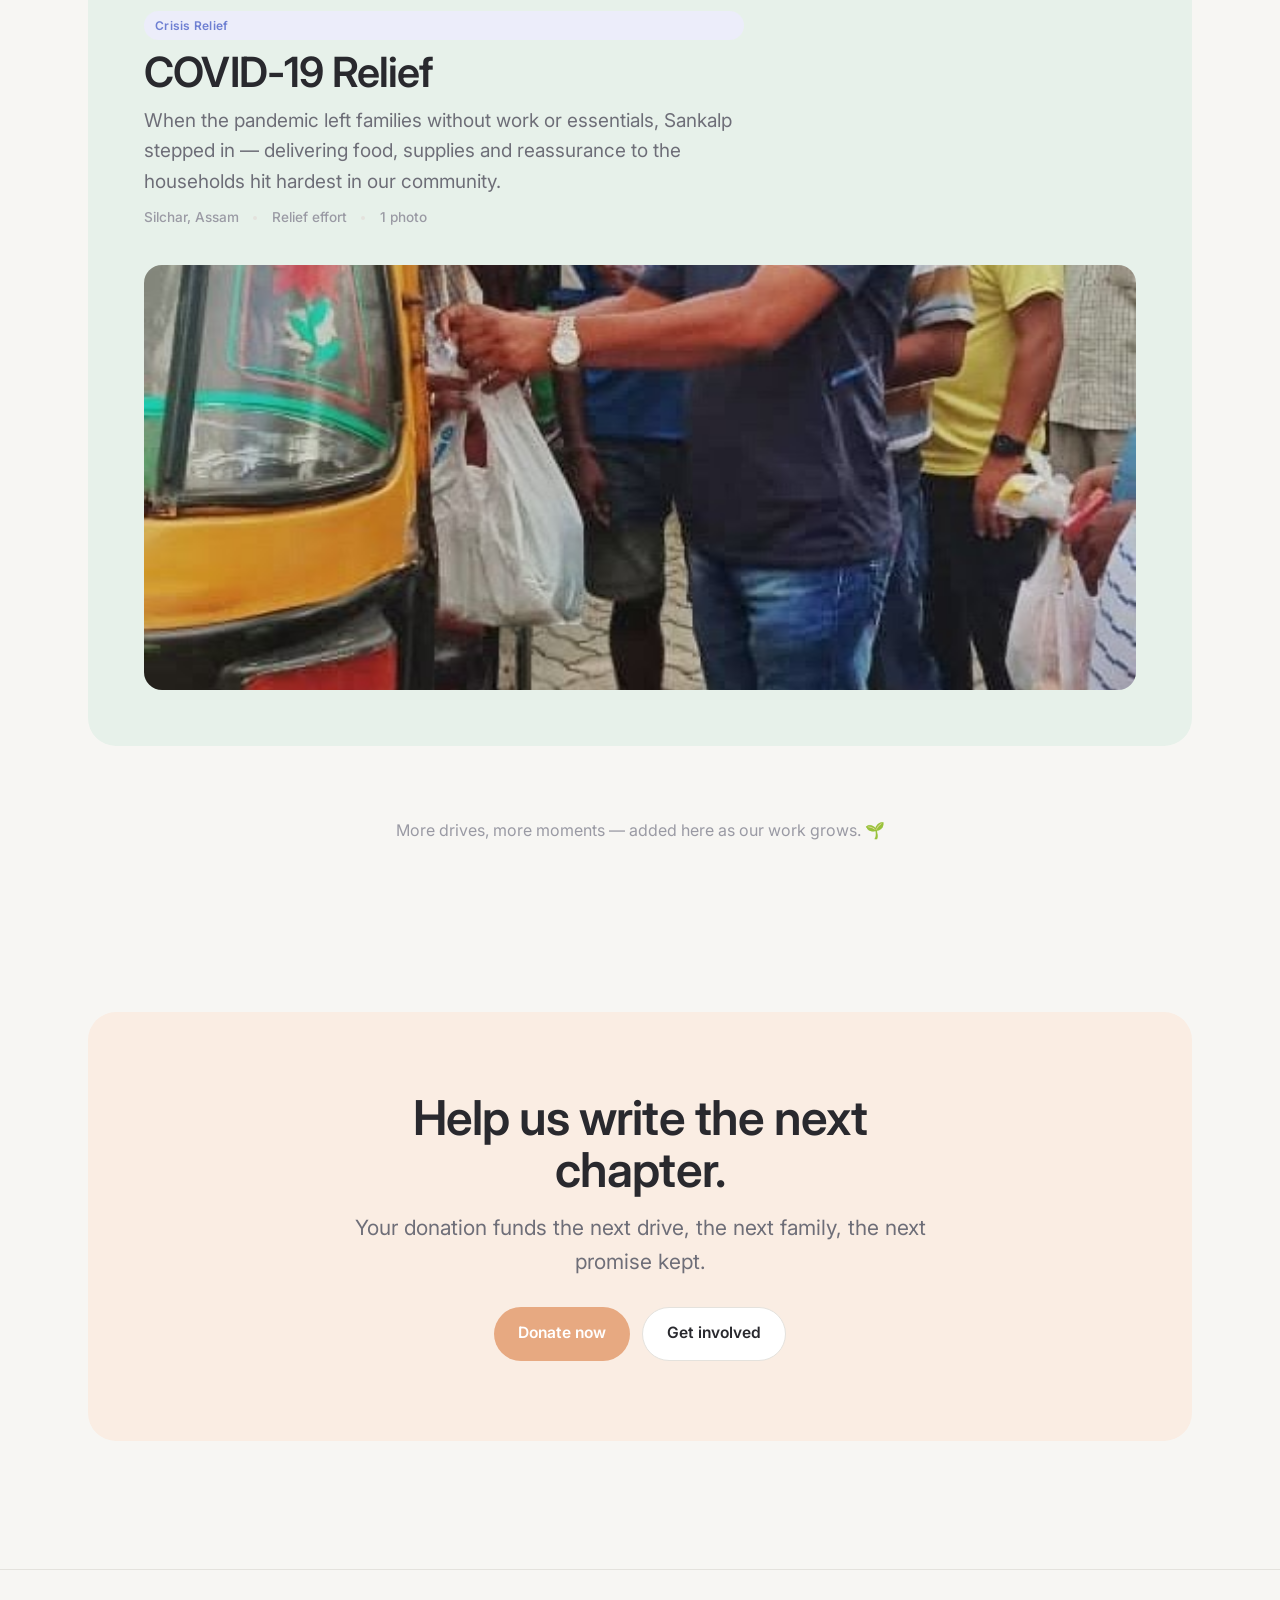
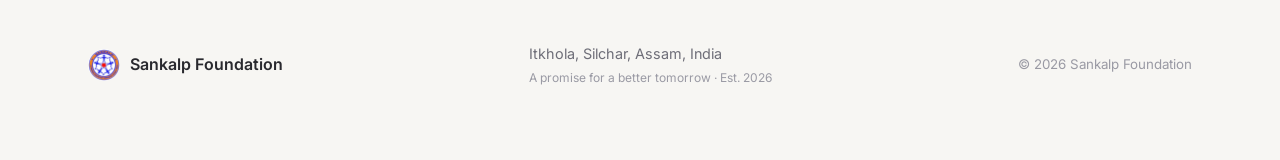
<file: work.html>
<!DOCTYPE html>
<html lang="en">
<head>
  <meta charset="UTF-8" />
  <meta name="viewport" content="width=device-width, initial-scale=1" />
  <title>Our Work — Sankalp Foundation</title>
  <meta name="description" content="Photo albums from Sankalp Foundation's charity work in Silchar, Assam — blanket donation drives, COVID-19 relief and more." />
  <meta name="theme-color" content="#F7F6F3" />
  <meta property="og:type" content="website" />
  <meta property="og:title" content="Our Work — Sankalp Foundation" />
  <meta property="og:description" content="Moments from the field — blanket drives, COVID-19 relief and more across the Barak Valley." />
  <meta property="og:url" content="https://sankalpsilchar.in/work.html" />
  <meta property="og:image" content="https://sankalpsilchar.in/asset/logo.jpg" />
  <meta name="twitter:card" content="summary" />
  <link rel="canonical" href="https://sankalpsilchar.in/work.html" />
  <link rel="icon" href="asset/logo.jpg" />
  <link rel="preconnect" href="https://fonts.googleapis.com" />
  <link rel="preconnect" href="https://fonts.gstatic.com" crossorigin />
  <link href="https://fonts.googleapis.com/css2?family=Inter:wght@400;500;600;700&display=swap" rel="stylesheet" />
  <link rel="stylesheet" href="css/styles.css" />
</head>
<body>

  <!-- NAVBAR -->
  <header class="nav" id="nav">
    <a class="nav-brand" href="index.html">
      <img src="asset/logo.jpg" alt="Sankalp Foundation logo" />
      <span>Sankalp Foundation</span>
    </a>
    <nav class="nav-links" aria-label="Primary">
      <a href="index.html">Home</a>
      <a href="about.html">About</a>
      <a href="work.html" class="active">Our Work</a>
      <a href="donate.html">Donate</a>
      <a href="contact.html">Contact</a>
    </nav>
    <a class="btn btn-primary nav-cta" href="donate.html">Donate</a>
    <button class="nav-toggle" aria-label="Menu" aria-expanded="false"><span></span><span></span><span></span></button>
  </header>
  <nav class="nav-menu" aria-label="Mobile">
    <a href="index.html">Home</a>
    <a href="about.html">About</a>
    <a href="work.html">Our Work</a>
    <a href="donate.html">Donate</a>
    <a href="contact.html">Contact</a>
    <a class="btn btn-primary" href="donate.html">Donate</a>
  </nav>

  <main id="top">

    <!-- HERO -->
    <section class="page-hero">
      <div class="wrap stack">
        <p class="eyebrow rise">Our Work</p>
        <h1 class="display rise d1">Moments from<br />the field.</h1>
        <p class="lede rise d2" style="max-width:58ch;">
          Every photo is a real day, a real place, a real promise kept. These are the
          people and moments behind Sankalp Foundation. Tap any image to view it full screen.
        </p>
      </div>
    </section>

    <!-- ALBUMS (rendered from the EVENTS list in the script below) -->
    <section class="section" style="padding-top:clamp(16px,4vw,40px);">
      <div class="wrap">
        <div class="albums" id="albums"><!-- albums injected here --></div>

        <!-- growth note -->
        <p class="center reveal" style="margin-top:clamp(40px,6vw,72px);color:var(--grey-2);">
          More drives, more moments — added here as our work grows. 🌱
        </p>
      </div>
    </section>

    <!-- CTA -->
    <section class="section" style="padding-top:clamp(24px,4vw,40px);">
      <div class="wrap reveal">
        <div class="center" style="background:var(--tint-peach);border-radius:var(--r-lg);padding:clamp(40px,8vw,80px) clamp(24px,5vw,48px);">
          <h2 class="h2" style="max-width:20ch;margin-inline:auto;">Help us write the next chapter.</h2>
          <p class="lede" style="max-width:46ch;margin:1rem auto 1.75rem;">Your donation funds the next drive, the next family, the next promise kept.</p>
          <div style="display:flex;gap:.75rem;justify-content:center;flex-wrap:wrap;">
            <a class="btn btn-warm" href="donate.html">Donate now</a>
            <a class="btn btn-ghost" href="contact.html">Get involved</a>
          </div>
        </div>
      </div>
    </section>

  </main>

  <footer class="footer">
    <div class="wrap">
      <div class="footer-brand"><img src="asset/logo.jpg" alt="" /><span>Sankalp Foundation</span></div>
      <div class="stack" style="font-size:.9rem;">
        <div>Itkhola, Silchar, Assam, India</div>
        <small>A promise for a better tomorrow · Est. 2026</small>
      </div>
      <small>© 2026 Sankalp Foundation</small>
    </div>
  </footer>

  <!-- ============================================================
       ✏️  HOW TO ADD A NEW EVENT ALBUM
       1. Drop the event's photos into a new folder, e.g. asset/charity_flood_relief/
       2. Copy one { ... } block below and paste it at the TOP of the EVENTS list
          (newest first). Fill in the title, description, date and photo paths.
       3. Save. That's it — the album renders automatically, lightbox included.
       Tints cycle automatically; or set your own with `tint: "var(--tint-peach)"`.
       ============================================================ -->
  <script>
    const EVENTS = [
      {
        tag: "Winter Drive",
        title: "Blanket Donation Drive",
        desc: "As temperatures dropped across the Barak Valley, our volunteers reached the families who needed warmth most — distributing blankets door to door, and sitting a while with every elder they wrapped.",
        location: "Silchar, Assam",
        date: "Winter 2026",
        photos: [
          { src: "asset/charity_blanket_donation/640f1d5d-ef6e-43f2-af20-ed2617283489.jfif", alt: "A volunteer wrapping a warm blanket around an elderly man", cap: "Warmth, delivered by hand" },
          { src: "asset/charity_blanket_donation/3ebe6fa9-0514-476a-80fc-6d8c5e046852.jfif", alt: "A family receiving warm blankets from volunteers" },
          { src: "asset/charity_blanket_donation/c82fc559-4a91-4efe-b9ee-89265a5a9967.jfif", alt: "Volunteers preparing blankets for distribution" }
        ]
      },
      {
        tag: "Crisis Relief",
        title: "COVID-19 Relief",
        desc: "When the pandemic left families without work or essentials, Sankalp stepped in — delivering food, supplies and reassurance to the households hit hardest in our community.",
        location: "Silchar, Assam",
        date: "Relief effort",
        photos: [
          { src: "asset/charity_covid_relief/d09cad6d-b833-4584-9584-1f704d403620.jfif", alt: "Sankalp volunteers distributing COVID-19 relief supplies", cap: "Relief, when it mattered most" }
        ]
      }
      /* ⬇️  Add new events ABOVE this line (newest first). Template:
      ,{
        tag: "Flood Relief",
        title: "Barak Valley Flood Relief",
        desc: "Short description of what we did and who it helped.",
        location: "Silchar, Assam",
        date: "2026",
        photos: [
          { src: "asset/charity_flood_relief/photo1.jpg", alt: "Describe the photo", cap: "Optional cover caption" },
          { src: "asset/charity_flood_relief/photo2.jpg", alt: "Describe the photo" }
        ]
      }
      */
    ];

    (function renderAlbums() {
      const TINTS = ["var(--tint-sky)", "var(--tint-mint)", "var(--tint-peach)", "var(--tint-lav)", "var(--tint-blush)"];
      const esc = (s) => String(s == null ? "" : s).replace(/&/g, "&amp;").replace(/</g, "&lt;").replace(/>/g, "&gt;").replace(/"/g, "&quot;");
      const root = document.getElementById("albums");
      EVENTS.forEach((ev, i) => {
        const single = ev.photos.length === 1;
        const art = document.createElement("article");
        art.className = "album reveal " + (single ? "album--single" : "album--gallery");
        art.style.setProperty("--album-tint", ev.tint || TINTS[i % TINTS.length]);
        const figs = ev.photos.map((p, j) =>
          '<figure class="album-figure ' + (j === 0 ? "is-cover" : "") + '" data-lightbox data-full="' + esc(p.src) + '">' +
            '<img src="' + esc(p.src) + '" alt="' + esc(p.alt) + '" loading="lazy" />' +
            (p.cap && j === 0 ? '<figcaption class="cap">' + esc(p.cap) + "</figcaption>" : "") +
          "</figure>"
        ).join("");
        const count = ev.photos.length + " photo" + (ev.photos.length > 1 ? "s" : "");
        art.innerHTML =
          '<header class="album-head">' +
            '<span class="album-tag">' + esc(ev.tag) + "</span>" +
            '<h2 class="album-title">' + esc(ev.title) + "</h2>" +
            '<p class="album-desc">' + esc(ev.desc) + "</p>" +
            '<div class="album-meta"><span>' + esc(ev.location) + '</span><span class="dot"></span><span>' + esc(ev.date) + '</span><span class="dot"></span><span>' + count + "</span></div>" +
          "</header>" +
          '<div class="album-gallery">' + figs + "</div>";
        root.appendChild(art);
      });
    })();
  </script>
  <script src="js/main.js"></script>
</body>
</html>
</file>
<file: css/styles.css>
/* ============================================================
   Sankalp Foundation — Design System
   Aesthetic: Apple-Minimal Premium · soft PASTEL palette
   Calm, warm, premium — one muted periwinkle accent + pastel
   tint washes (lavender / sky / mint / peach) for variety.
   ============================================================ */

:root {
  /* Surfaces — warm paper white */
  --bg:          #F7F6F3;   /* warm off-white page background */
  --surface:     #FFFFFF;   /* cards, raised surfaces */
  --surface-2:   #FBFAF8;

  /* Ink — soft charcoal, never pure black */
  --ink:         #29292E;   /* primary text */
  --grey:        #6E6E78;   /* secondary text */
  --grey-2:      #9A9AA4;   /* captions, meta */
  --hairline:    #E4E2DD;   /* 1px borders, dividers */

  /* Accent — muted periwinkle (pastel, but readable for actions) */
  --blue:        #6E7FD2;   /* primary action (white text, large) */
  --blue-600:    #5566C0;   /* hover + links/small text on white */
  --blue-tint:   #ECEDFA;   /* lavender wash */

  /* Warm secondary — soft peach (donate / warmth) */
  --orange:      #E7A981;   /* soft peach button */
  --orange-600:  #D9966B;
  --red:         #DD7A72;   /* muted coral, rare emphasis */

  /* Pastel tint washes (for album / section variety) */
  --tint-lav:    #EDEBF7;
  --tint-sky:    #E7F0F6;
  --tint-mint:   #E7F1EA;
  --tint-peach:  #FAEDE3;
  --tint-blush:  #F7E9ED;

  --accent:      var(--blue);
  --accent-600:  var(--blue-600);

  /* Radius */
  --r-sm: 10px;
  --r-md: 18px;
  --r-lg: 28px;

  /* Depth (subtle, Apple-style) */
  --shadow:    0 4px 24px rgba(0,0,0,.06);
  --shadow-lg: 0 18px 50px rgba(0,0,0,.12);

  /* Motion */
  --ease: cubic-bezier(.4, 0, .2, 1);
  --dur:  220ms;

  /* Layout */
  --maxw: 1200px;
  --gutter: clamp(20px, 5vw, 48px);

  --font: "Inter", -apple-system, BlinkMacSystemFont, "Segoe UI", Roboto,
          Helvetica, Arial, sans-serif;
}

/* ---------- Reset ---------- */
*, *::before, *::after { box-sizing: border-box; }
* { margin: 0; }
html { scroll-behavior: smooth; -webkit-text-size-adjust: 100%; }
body {
  font-family: var(--font);
  background: var(--bg);
  color: var(--ink);
  line-height: 1.6;
  -webkit-font-smoothing: antialiased;
  text-rendering: optimizeLegibility;
}
img { display: block; max-width: 100%; height: auto; }
a { color: inherit; text-decoration: none; }
button { font: inherit; cursor: pointer; border: 0; background: none; }

/* accessible focus ring */
:where(a, button, input, textarea, [tabindex]):focus-visible {
  outline: 2px solid var(--blue);
  outline-offset: 3px;
  border-radius: 6px;
}

/* inline SVG icon defaults */
svg.ic { width: 22px; height: 22px; fill: none; stroke: currentColor; stroke-width: 1.7; stroke-linecap: round; stroke-linejoin: round; display: block; }

/* ---------- Typography ---------- */
.eyebrow {
  font-size: .8125rem;
  font-weight: 600;
  letter-spacing: .1em;
  text-transform: uppercase;
  color: var(--grey-2);
}
h1, h2, h3 { font-weight: 600; line-height: 1.08; letter-spacing: -.02em; }
.display { font-size: clamp(2.5rem, 8vw, 5rem); letter-spacing: -.03em; line-height: 1.04; }
.h2      { font-size: clamp(1.9rem, 5vw, 3rem); }
.lede    { font-size: clamp(1.0625rem, 2.4vw, 1.3125rem); color: var(--grey); font-weight: 400; }

/* ---------- Layout helpers ---------- */
.wrap { width: 100%; max-width: var(--maxw); margin-inline: auto; padding-inline: var(--gutter); }
.section { padding-block: clamp(56px, 10vw, 128px); }
.center { text-align: center; }
.stack > * + * { margin-top: 1rem; }

/* ---------- Buttons ---------- */
.btn {
  display: inline-flex; align-items: center; gap: .5rem;
  padding: .85rem 1.5rem;
  border-radius: 999px;
  font-weight: 600; font-size: .975rem;
  min-height: 44px;
  transition: transform var(--dur) var(--ease), background var(--dur) var(--ease), box-shadow var(--dur) var(--ease);
}
.btn-primary { background: var(--accent); color: #fff; }
.btn-primary:hover { background: var(--accent-600); transform: translateY(-1px); }
.btn-warm { background: var(--orange); color: #fff; }
.btn-warm:hover { background: var(--orange-600); transform: translateY(-1px); }
.btn-ghost { border: 1px solid var(--hairline); color: var(--ink); background: var(--surface); }
.btn-ghost:hover { border-color: var(--ink); transform: translateY(-1px); }

/* ============================================================
   NAVBAR
   ============================================================ */
.nav {
  position: sticky; top: 0; z-index: 50;
  display: flex; align-items: center; justify-content: space-between;
  gap: 1rem;
  padding: .75rem var(--gutter);
  background: rgba(245,245,247,.72);
  backdrop-filter: saturate(180%) blur(20px);
  -webkit-backdrop-filter: saturate(180%) blur(20px);
  border-bottom: 1px solid transparent;
  transition: border-color var(--dur) var(--ease), background var(--dur) var(--ease);
}
.nav.is-scrolled { border-bottom-color: var(--hairline); }
.nav-brand { display: flex; align-items: center; gap: .6rem; font-weight: 600; letter-spacing: -.01em; }
.nav-brand img { width: 36px; height: 36px; border-radius: 50%; }
.nav-links { display: none; align-items: center; gap: 2rem; }
.nav-links a { font-size: .95rem; color: var(--grey); transition: color var(--dur) var(--ease); }
.nav-links a:hover, .nav-links a.active { color: var(--ink); }
.nav-cta { display: none; }
.nav-toggle {
  display: inline-flex; flex-direction: column; gap: 5px;
  width: 44px; height: 44px; align-items: center; justify-content: center;
}
.nav-toggle span { width: 22px; height: 2px; background: var(--ink); border-radius: 2px; transition: transform var(--dur) var(--ease), opacity var(--dur) var(--ease); }

/* mobile overlay menu */
.nav-menu {
  position: fixed; inset: 0; z-index: 40;
  background: rgba(245,245,247,.98);
  backdrop-filter: blur(24px);
  display: flex; flex-direction: column; gap: .5rem;
  align-items: center; justify-content: center;
  padding: 2rem;
  opacity: 0; pointer-events: none; transition: opacity var(--dur) var(--ease);
}
.nav-menu.open { opacity: 1; pointer-events: auto; }
.nav-menu a { font-size: 1.6rem; font-weight: 600; letter-spacing: -.02em; padding: .5rem 1rem; }
.nav-menu .btn { margin-top: 1rem; }

@media (min-width: 900px) {
  .nav-links, .nav-cta { display: flex; }
  .nav-toggle { display: none; }
}

/* ============================================================
   PAGE HERO (compact, for inner pages)
   ============================================================ */
.page-hero {
  padding-block: clamp(48px, 9vw, 110px) clamp(24px, 5vw, 56px);
  background:
    radial-gradient(60% 90% at 15% 0%, var(--tint-lav) 0%, transparent 60%),
    radial-gradient(50% 80% at 95% 10%, var(--tint-peach) 0%, transparent 55%);
}
.page-hero .display { max-width: 16ch; }
.page-hero .lede { max-width: 56ch; margin-top: 1.25rem; }

/* ============================================================
   MODERN HERO  (image-free · animated pastel gradient mesh)
   ============================================================ */
.hero-x {
  position: relative; overflow: hidden;
  padding-block: clamp(90px, 18vh, 190px) clamp(56px, 10vw, 120px);
  isolation: isolate;
}
.hero-x .wrap { position: relative; z-index: 2; }
.hero-x .net { position: absolute; inset: 0; width: 100%; height: 100%; z-index: 1; pointer-events: none; opacity: .7; }
.hero-x .blob {
  position: absolute; z-index: 0; border-radius: 50%;
  filter: blur(70px); opacity: .75; will-change: transform;
}
.hero-x .b1 { width: 46vw; height: 46vw; top: -8%;  left: -6%;  background: var(--tint-lav);   animation: floatA 20s ease-in-out infinite; }
.hero-x .b2 { width: 40vw; height: 40vw; top: -4%;  right: -8%; background: var(--tint-peach);  animation: floatB 24s ease-in-out infinite; }
.hero-x .b3 { width: 38vw; height: 38vw; bottom: -16%; left: 28%; background: var(--tint-sky); animation: floatC 26s ease-in-out infinite; }
@keyframes floatA { 0%,100%{transform:translate(0,0) scale(1)} 50%{transform:translate(36px,28px) scale(1.12)} }
@keyframes floatB { 0%,100%{transform:translate(0,0) scale(1)} 50%{transform:translate(-30px,24px) scale(.92)} }
@keyframes floatC { 0%,100%{transform:translate(0,0) scale(1)} 50%{transform:translate(24px,-30px) scale(1.08)} }

.hero-x .display { font-size: clamp(2.8rem, 9vw, 6rem); max-width: 14ch; margin-inline: auto; }

.grad-text {
  background: linear-gradient(110deg, var(--blue) 0%, #8E7BE6 45%, var(--orange) 100%);
  -webkit-background-clip: text; background-clip: text;
  color: transparent;
}

.eyebrow-chip {
  display: inline-flex; align-items: center; gap: .55rem;
  padding: .45rem 1rem; border-radius: 999px;
  background: rgba(255,255,255,.6); border: 1px solid var(--hairline);
  backdrop-filter: blur(10px); -webkit-backdrop-filter: blur(10px);
  font-size: .8rem; font-weight: 600; letter-spacing: .04em; color: var(--grey);
}
.eyebrow-chip .live { width: 7px; height: 7px; border-radius: 50%; background: #34c08a; box-shadow: 0 0 0 4px rgba(52,192,138,.18); }

.pill-row { display: flex; flex-wrap: wrap; gap: 10px; justify-content: center; }
.stat-pill {
  display: inline-flex; align-items: center; gap: .5rem;
  padding: .6rem 1.05rem; border-radius: 999px;
  background: rgba(255,255,255,.7); border: 1px solid var(--hairline);
  backdrop-filter: blur(8px); -webkit-backdrop-filter: blur(8px);
  font-size: .9rem; font-weight: 500; color: var(--grey);
}
.stat-pill b { color: var(--ink); font-weight: 700; }

/* ============================================================
   WORK CARDS — modern, photo-free home teaser
   ============================================================ */
.work-cards { display: grid; grid-template-columns: 1fr; gap: 16px; }
@media (min-width: 760px) { .work-cards { grid-template-columns: repeat(2, 1fr); gap: 20px; } }
.work-card {
  position: relative; overflow: hidden;
  border-radius: var(--r-lg); padding: clamp(26px, 4vw, 44px);
  background: var(--album-tint, var(--surface));
  min-height: 220px; display: flex; flex-direction: column; justify-content: flex-end; gap: .55rem;
  transition: transform var(--dur) var(--ease), box-shadow var(--dur) var(--ease);
}
.work-card:hover { transform: translateY(-4px); box-shadow: var(--shadow-lg); }
.work-card .ghost-num {
  position: absolute; top: clamp(10px,2vw,18px); right: clamp(16px,3vw,28px);
  font-size: clamp(3.5rem, 9vw, 6rem); font-weight: 700; line-height: 1;
  color: var(--ink); opacity: .07; letter-spacing: -.04em;
}
.work-card .tag {
  align-self: flex-start;
  font-size: .72rem; font-weight: 700; letter-spacing: .08em; text-transform: uppercase;
  color: var(--blue-600);
}
.work-card h3 { font-size: clamp(1.35rem, 3.5vw, 1.9rem); }
.work-card p { color: var(--grey); font-size: .98rem; max-width: 42ch; }
.work-card .go { font-weight: 600; color: var(--blue-600); margin-top: .35rem; }

/* ============================================================
   ALBUMS  —  one per charity event
   ============================================================ */
.albums { display: flex; flex-direction: column; gap: clamp(32px, 5vw, 56px); }

/* each album sits in a soft pastel panel (tint set per-album in HTML) */
.album {
  scroll-margin-top: 88px;
  background: var(--album-tint, var(--surface));
  border-radius: var(--r-lg);
  padding: clamp(24px, 5vw, 56px);
}

.album-head {
  display: flex; flex-direction: column; gap: .65rem;
  max-width: 60ch; margin-bottom: clamp(20px, 3.5vw, 36px);
}
.album-title { font-size: clamp(1.6rem, 4.5vw, 2.6rem); }
.album-desc  { color: var(--grey); font-size: clamp(1rem, 2.2vw, 1.1875rem); }
.album-meta  {
  display: flex; flex-wrap: wrap; align-items: center; gap: .5rem .9rem;
  color: var(--grey-2); font-size: .85rem; font-weight: 500;
}
.album-meta .dot { width: 4px; height: 4px; border-radius: 50%; background: var(--hairline); }
.album-tag {
  display: inline-flex; align-items: center; gap: .4rem;
  padding: .3rem .7rem; border-radius: 999px;
  background: var(--blue-tint); color: var(--blue);
  font-size: .75rem; font-weight: 600; letter-spacing: .02em;
}

/* The gallery grid: cover image spans larger, tiles fill the rest. */
.album-gallery {
  display: grid;
  grid-template-columns: 1fr;
  gap: 12px;
}
.album-figure {
  position: relative; margin: 0;
  border-radius: var(--r-md);
  overflow: hidden;
  background: var(--surface-2);
  cursor: zoom-in;
  aspect-ratio: 4 / 3;
}
.album-figure img {
  width: 100%; height: 100%; object-fit: cover;
  transition: transform 600ms var(--ease), filter var(--dur) var(--ease);
}
.album-figure::after {
  content: ""; position: absolute; inset: 0;
  background: linear-gradient(to top, rgba(0,0,0,.28), rgba(0,0,0,0) 45%);
  opacity: 0; transition: opacity var(--dur) var(--ease);
}
.album-figure:hover img { transform: scale(1.04); }
.album-figure:hover::after { opacity: 1; }

/* caption chip on cover */
.album-figure .cap {
  position: absolute; left: 14px; bottom: 14px; z-index: 2;
  color: #fff; font-size: .85rem; font-weight: 600;
  opacity: 0; transform: translateY(6px);
  transition: opacity var(--dur) var(--ease), transform var(--dur) var(--ease);
  text-shadow: 0 1px 12px rgba(0,0,0,.5);
}
.album-figure:hover .cap { opacity: 1; transform: translateY(0); }

/* cover (first photo) gets the cinematic full-width treatment */
.album-figure.is-cover { aspect-ratio: 16 / 10; }

/* single-photo album → just the cinematic cover */
.album--single .album-figure.is-cover { aspect-ratio: 16 / 9; }

@media (min-width: 700px) {
  .album-gallery { grid-template-columns: repeat(2, 1fr); gap: 16px; }
  .album-figure.is-cover { grid-column: 1 / -1; aspect-ratio: 21 / 9; }
  .album--single .album-figure.is-cover { aspect-ratio: 21 / 9; }
}
@media (min-width: 1000px) {
  .album-gallery { grid-template-columns: repeat(3, 1fr); }
  /* cover spans 2 cols + 2 rows for an asymmetric, editorial feel */
  .album--gallery .album-figure.is-cover {
    grid-column: span 2; grid-row: span 2; aspect-ratio: auto;
  }
}

/* ============================================================
   DONATE PAGE
   ============================================================ */
.donate-grid { display: grid; grid-template-columns: 1fr; gap: clamp(20px, 4vw, 40px); align-items: start; }
@media (min-width: 920px) { .donate-grid { grid-template-columns: 1.05fr .95fr; gap: clamp(28px, 4vw, 56px); } }

.pay-card {
  background: var(--surface); border: 1px solid var(--hairline);
  border-radius: var(--r-lg); padding: clamp(24px, 4vw, 40px);
  box-shadow: var(--shadow);
}
.amount-row { display: flex; flex-wrap: wrap; gap: 10px; margin: 1.25rem 0; }
.amount-chip {
  flex: 1 1 auto; min-width: 90px; text-align: center;
  padding: .85rem 1rem; border-radius: var(--r-sm);
  border: 1.5px solid var(--hairline); background: var(--surface);
  font-weight: 700; transition: border-color var(--dur) var(--ease), background var(--dur) var(--ease);
  cursor: pointer;
}
.amount-chip small { display: block; font-weight: 500; font-size: .72rem; color: var(--grey-2); margin-top: .15rem; }
.amount-chip:hover, .amount-chip.sel { border-color: var(--blue); background: var(--blue-tint); }
.btn-block { width: 100%; justify-content: center; }

.divider { display: flex; align-items: center; gap: 1rem; color: var(--grey-2); font-size: .82rem; margin: 1.5rem 0; }
.divider::before, .divider::after { content: ""; flex: 1; height: 1px; background: var(--hairline); }

.qr-card { text-align: center; }
.qr-box {
  width: 220px; max-width: 70%; aspect-ratio: 1; margin: 0 auto;
  border-radius: var(--r-md); border: 1px solid var(--hairline);
  background: var(--surface-2); display: grid; place-items: center; overflow: hidden;
}
.qr-box img { width: 100%; height: 100%; object-fit: contain; }
.qr-placeholder { color: var(--grey-2); font-size: .8rem; padding: 1rem; }
.upi-id { font-weight: 700; letter-spacing: .02em; margin-top: .9rem; }

.trust-list { display: grid; gap: .75rem; margin-top: 1.25rem; }
.trust { display: flex; gap: .65rem; align-items: flex-start; font-size: .95rem; color: var(--grey); }
.trust .ck { color: #34a06f; font-weight: 800; }

/* ============================================================
   CONTACT PAGE
   ============================================================ */
.contact-grid { display: grid; grid-template-columns: 1fr; gap: clamp(24px, 4vw, 48px); align-items: start; }
@media (min-width: 920px) { .contact-grid { grid-template-columns: 1fr 1.1fr; } }

.info-row { display: flex; gap: .9rem; align-items: flex-start; padding: 1rem 0; border-bottom: 1px solid var(--hairline); }
.info-row .ico { width: 42px; height: 42px; border-radius: 12px; display: grid; place-items: center; color: var(--blue-600); background: var(--tint-lav); flex: none; }
.info-row h3 { font-size: 1rem; }
.info-row p, .info-row a { color: var(--grey); font-size: .95rem; }

.form { background: var(--surface); border: 1px solid var(--hairline); border-radius: var(--r-lg); padding: clamp(24px, 4vw, 40px); box-shadow: var(--shadow); }
.field { margin-bottom: 1rem; }
.field label { display: block; font-size: .85rem; font-weight: 600; margin-bottom: .4rem; }
.field input, .field textarea {
  width: 100%; padding: .85rem 1rem; font: inherit;
  border: 1.5px solid var(--hairline); border-radius: var(--r-sm);
  background: var(--surface-2); color: var(--ink); min-height: 48px;
  transition: border-color var(--dur) var(--ease), background var(--dur) var(--ease);
}
.field textarea { min-height: 130px; resize: vertical; }
.field input:focus, .field textarea:focus { outline: none; border-color: var(--blue); background: var(--surface); }

.map { border-radius: var(--r-lg); overflow: hidden; border: 1px solid var(--hairline); aspect-ratio: 16/10; margin-top: clamp(28px,5vw,48px); }
.map iframe { width: 100%; height: 100%; border: 0; display: block; }

/* ============================================================
   LIGHTBOX
   ============================================================ */
.lb {
  position: fixed; inset: 0; z-index: 100;
  background: rgba(8,8,10,.92);
  backdrop-filter: blur(8px);
  display: flex; align-items: center; justify-content: center;
  opacity: 0; pointer-events: none;
  transition: opacity var(--dur) var(--ease);
}
.lb.open { opacity: 1; pointer-events: auto; }
.lb img {
  max-width: min(92vw, 1300px); max-height: 84vh;
  border-radius: var(--r-md);
  box-shadow: var(--shadow-lg);
}
.lb-cap {
  position: absolute; bottom: max(20px, env(safe-area-inset-bottom));
  left: 0; right: 0; text-align: center;
  color: rgba(255,255,255,.85); font-size: .9rem;
}
.lb-btn {
  position: absolute; top: 50%; transform: translateY(-50%);
  width: 52px; height: 52px; border-radius: 50%;
  display: grid; place-items: center;
  background: rgba(255,255,255,.12); color: #fff; font-size: 1.4rem;
  transition: background var(--dur) var(--ease);
}
.lb-btn:hover { background: rgba(255,255,255,.24); }
.lb-prev { left: clamp(12px, 3vw, 32px); }
.lb-next { right: clamp(12px, 3vw, 32px); }
.lb-close { top: clamp(14px, 3vw, 28px); right: clamp(14px, 3vw, 28px); transform: none; }
@media (max-width: 640px) {
  .lb-prev, .lb-next { width: 44px; height: 44px; bottom: 18px; top: auto; transform: none; }
  .lb-prev { left: 50%; margin-left: -52px; }
  .lb-next { right: 50%; margin-right: -52px; }
}

/* ============================================================
   FOOTER
   ============================================================ */
.footer {
  border-top: 1px solid var(--hairline);
  padding-block: clamp(40px, 6vw, 72px);
  color: var(--grey);
}
.footer .wrap { display: flex; flex-direction: column; gap: 1.5rem; }
.footer-brand { display: flex; align-items: center; gap: .6rem; color: var(--ink); font-weight: 600; }
.footer-brand img { width: 32px; height: 32px; border-radius: 50%; }
.footer small { color: var(--grey-2); }
@media (min-width: 700px) {
  .footer .wrap { flex-direction: row; justify-content: space-between; align-items: center; }
}

/* ============================================================
   SECTION HEAD
   ============================================================ */
.section-head { max-width: 60ch; margin-bottom: clamp(28px, 5vw, 56px); }
.section-head.center { margin-inline: auto; }
.section-head .h2 { margin-top: .5rem; }
.section-head .lede { margin-top: 1rem; }

/* ============================================================
   FEATURE CARDS — "What we do"
   ============================================================ */
.feature-grid {
  display: grid; grid-template-columns: 1fr; gap: 14px;
}
@media (min-width: 640px) { .feature-grid { grid-template-columns: repeat(2, 1fr); gap: 18px; } }
@media (min-width: 1000px) { .feature-grid { grid-template-columns: repeat(4, 1fr); } }

.feature-card {
  background: var(--surface);
  border: 1px solid var(--hairline);
  border-radius: var(--r-md);
  padding: clamp(20px, 3vw, 28px);
  transition: transform var(--dur) var(--ease), box-shadow var(--dur) var(--ease);
}
.feature-card:hover { transform: translateY(-3px); box-shadow: var(--shadow); }
.feature-ico {
  width: 46px; height: 46px; border-radius: 13px;
  display: grid; place-items: center; font-size: 1.4rem;
  margin-bottom: 1rem; color: var(--blue-600);
  background: var(--tint, var(--tint-lav));
}
.feature-card h3 { font-size: 1.125rem; }
.feature-card p { color: var(--grey); font-size: .95rem; margin-top: .5rem; }

/* ============================================================
   WALKS OF LIFE — diverse team strip
   ============================================================ */
.walks { display: flex; flex-wrap: wrap; gap: 12px; justify-content: center; }
.walk {
  display: inline-flex; align-items: center; gap: .6rem;
  padding: .7rem 1.15rem; border-radius: 999px;
  background: var(--surface); border: 1px solid var(--hairline);
  font-weight: 600; font-size: .95rem;
  transition: transform var(--dur) var(--ease), box-shadow var(--dur) var(--ease);
}
.walk:hover { transform: translateY(-2px); box-shadow: var(--shadow); }
.walk .wd { width: 7px; height: 7px; border-radius: 50%; background: var(--blue); flex: none; }

/* portrait / story split */
.split { display: grid; grid-template-columns: 1fr; gap: clamp(28px, 5vw, 56px); align-items: center; }
@media (min-width: 900px) { .split { grid-template-columns: 1fr 1fr; } .split.rev > :first-child { order: 2; } }
.split-media { border-radius: var(--r-lg); overflow: hidden; box-shadow: var(--shadow-lg); aspect-ratio: 4/3; }
.split-media img { width: 100%; height: 100%; object-fit: cover; }

/* ============================================================
   WORK TEASER CARDS (home → links to work.html)
   ============================================================ */
.teaser-grid { display: grid; grid-template-columns: 1fr; gap: 16px; }
@media (min-width: 760px) { .teaser-grid { grid-template-columns: repeat(2, 1fr); gap: 20px; } }

.teaser-card {
  position: relative; display: block;
  border-radius: var(--r-lg); overflow: hidden;
  aspect-ratio: 4 / 3; box-shadow: var(--shadow);
}
.teaser-card img { width: 100%; height: 100%; object-fit: cover; transition: transform 600ms var(--ease); }
.teaser-card:hover img { transform: scale(1.05); }
.teaser-card::after { content: ""; position: absolute; inset: 0; background: linear-gradient(to top, rgba(0,0,0,.62), rgba(0,0,0,.05) 55%); }
.teaser-body { position: absolute; left: 0; right: 0; bottom: 0; z-index: 2; padding: clamp(18px, 3vw, 28px); color: #fff; }
.teaser-body .tag { font-size: .72rem; font-weight: 600; letter-spacing: .08em; text-transform: uppercase; opacity: .9; }
.teaser-body h3 { font-size: clamp(1.25rem, 3vw, 1.6rem); margin-top: .35rem; }
.teaser-body .meta { font-size: .85rem; opacity: .85; margin-top: .35rem; }

/* ============================================================
   QUOTE / BELIEF
   ============================================================ */
.quote { max-width: 24ch; margin-inline: auto; font-weight: 600; letter-spacing: -.02em;
  font-size: clamp(1.6rem, 5vw, 2.75rem); line-height: 1.12; }
.quote .accent { color: var(--blue); }

/* ============================================================
   HERO LOAD ANIMATION (above the fold — always renders)
   ============================================================ */
@keyframes riseIn { from { opacity: 0; transform: translateY(20px); } to { opacity: 1; transform: none; } }
.rise { animation: riseIn .8s var(--ease) both; }
.d1 { animation-delay: .06s; } .d2 { animation-delay: .14s; }
.d3 { animation-delay: .22s; } .d4 { animation-delay: .32s; }

/* ============================================================
   SCROLL REVEAL (below the fold only)
   ============================================================ */
.reveal { opacity: 0; transform: translateY(26px); transition: opacity .7s var(--ease), transform .7s var(--ease); }
.reveal.in { opacity: 1; transform: none; }

@media (prefers-reduced-motion: reduce) {
  *, *::before, *::after { animation: none !important; transition: none !important; scroll-behavior: auto; }
  .reveal { opacity: 1; transform: none; }
}
</file>
